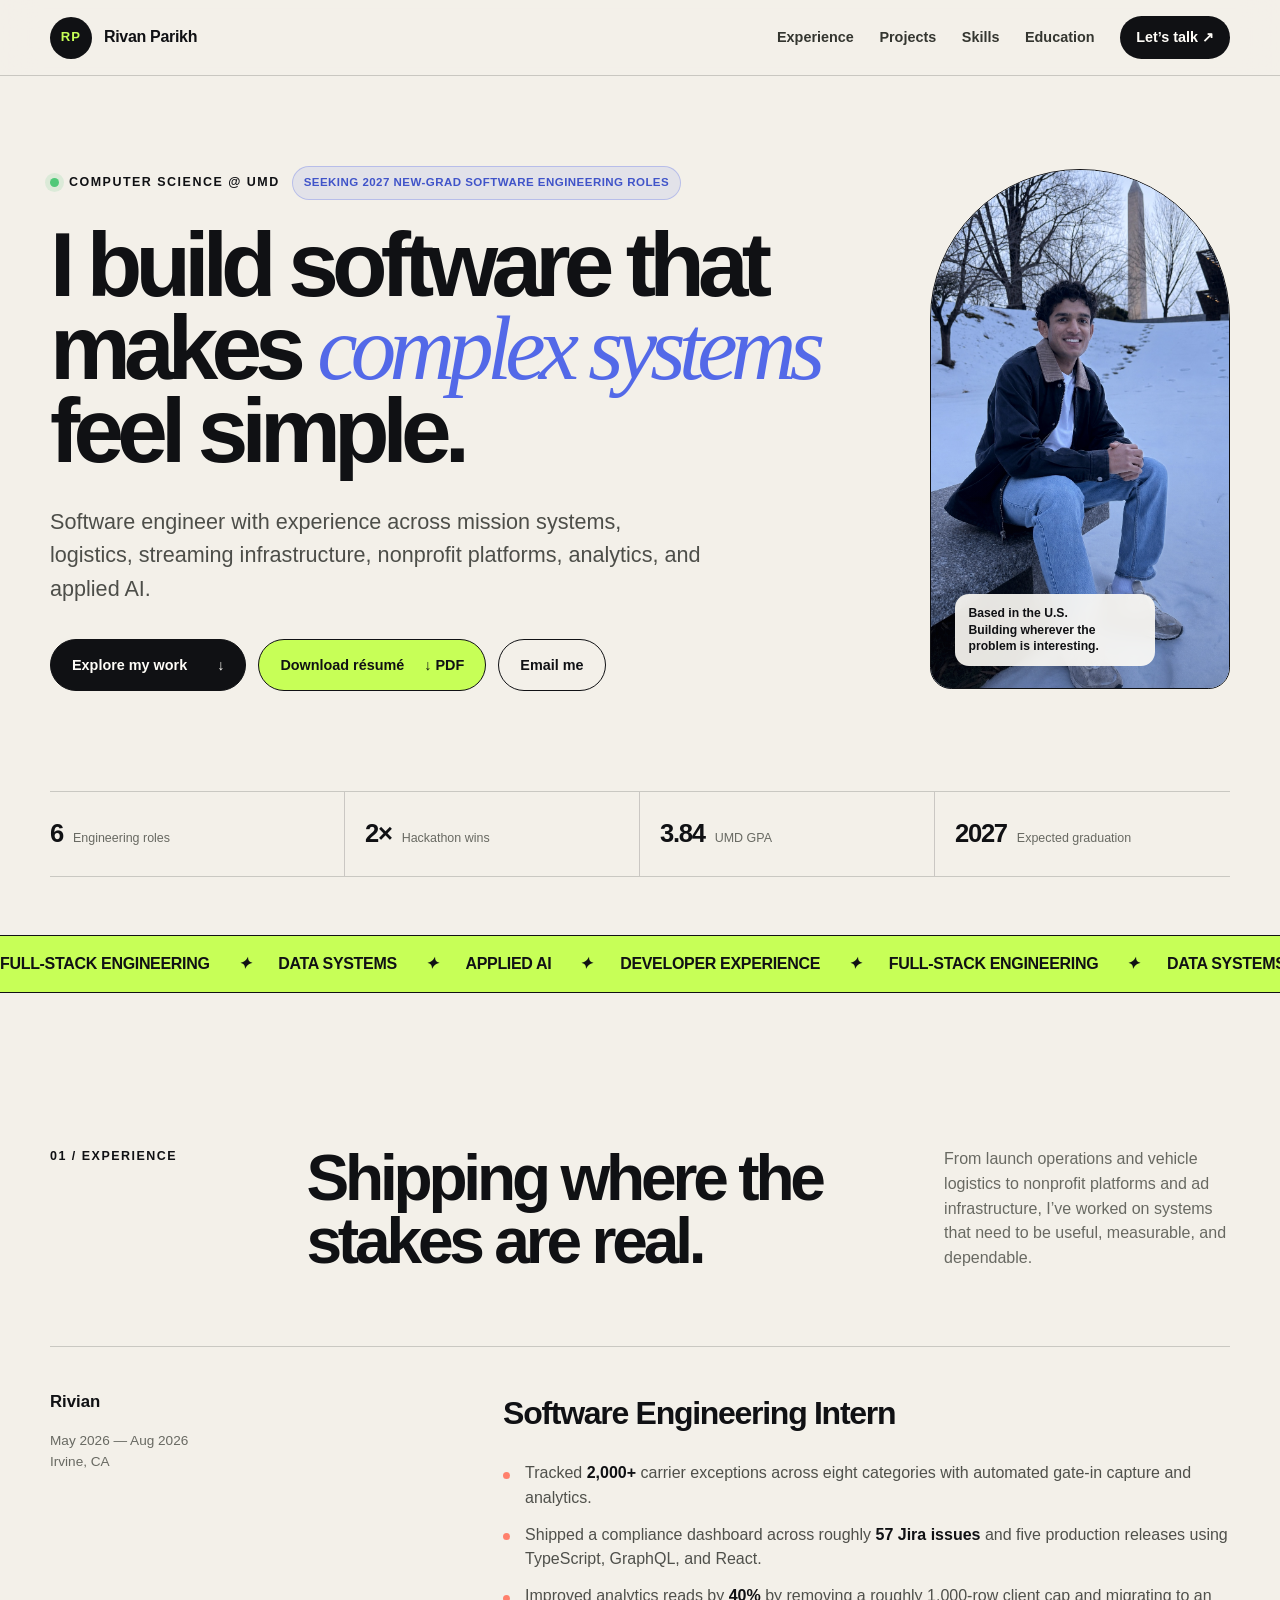
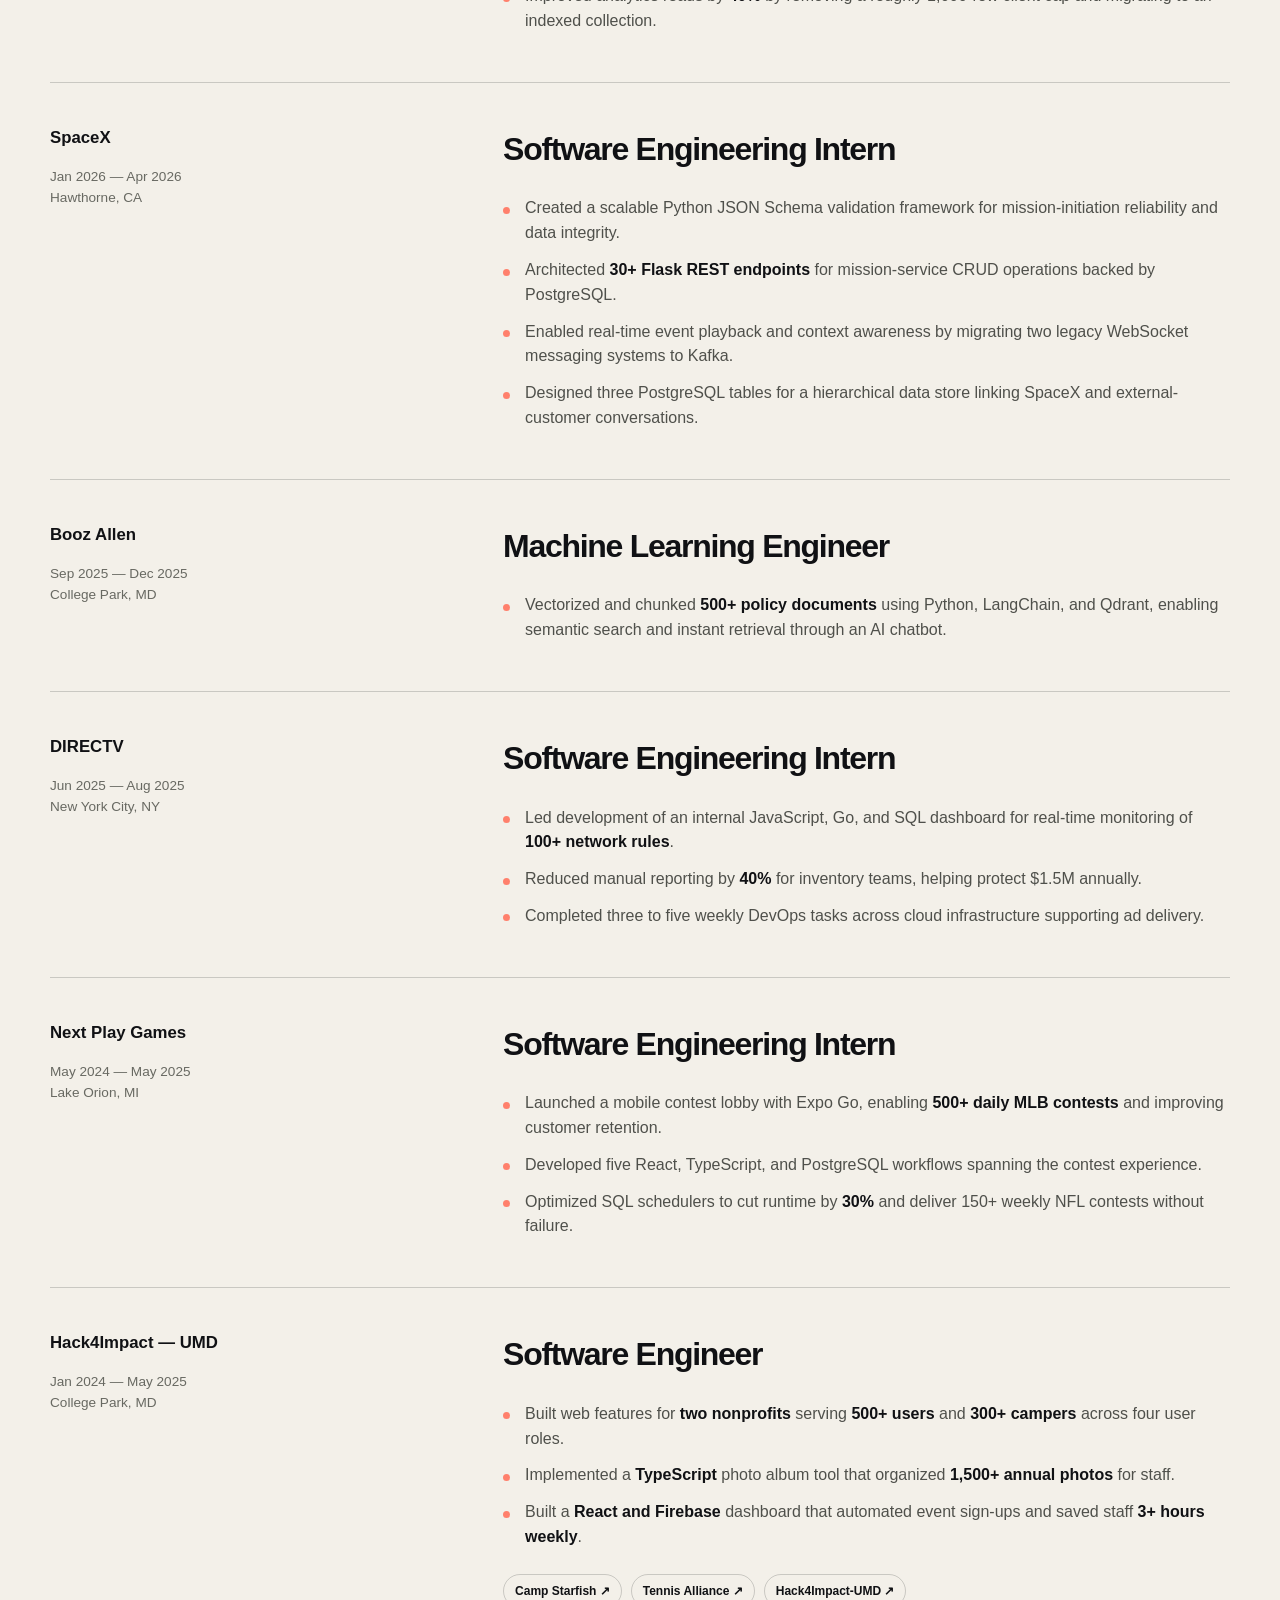
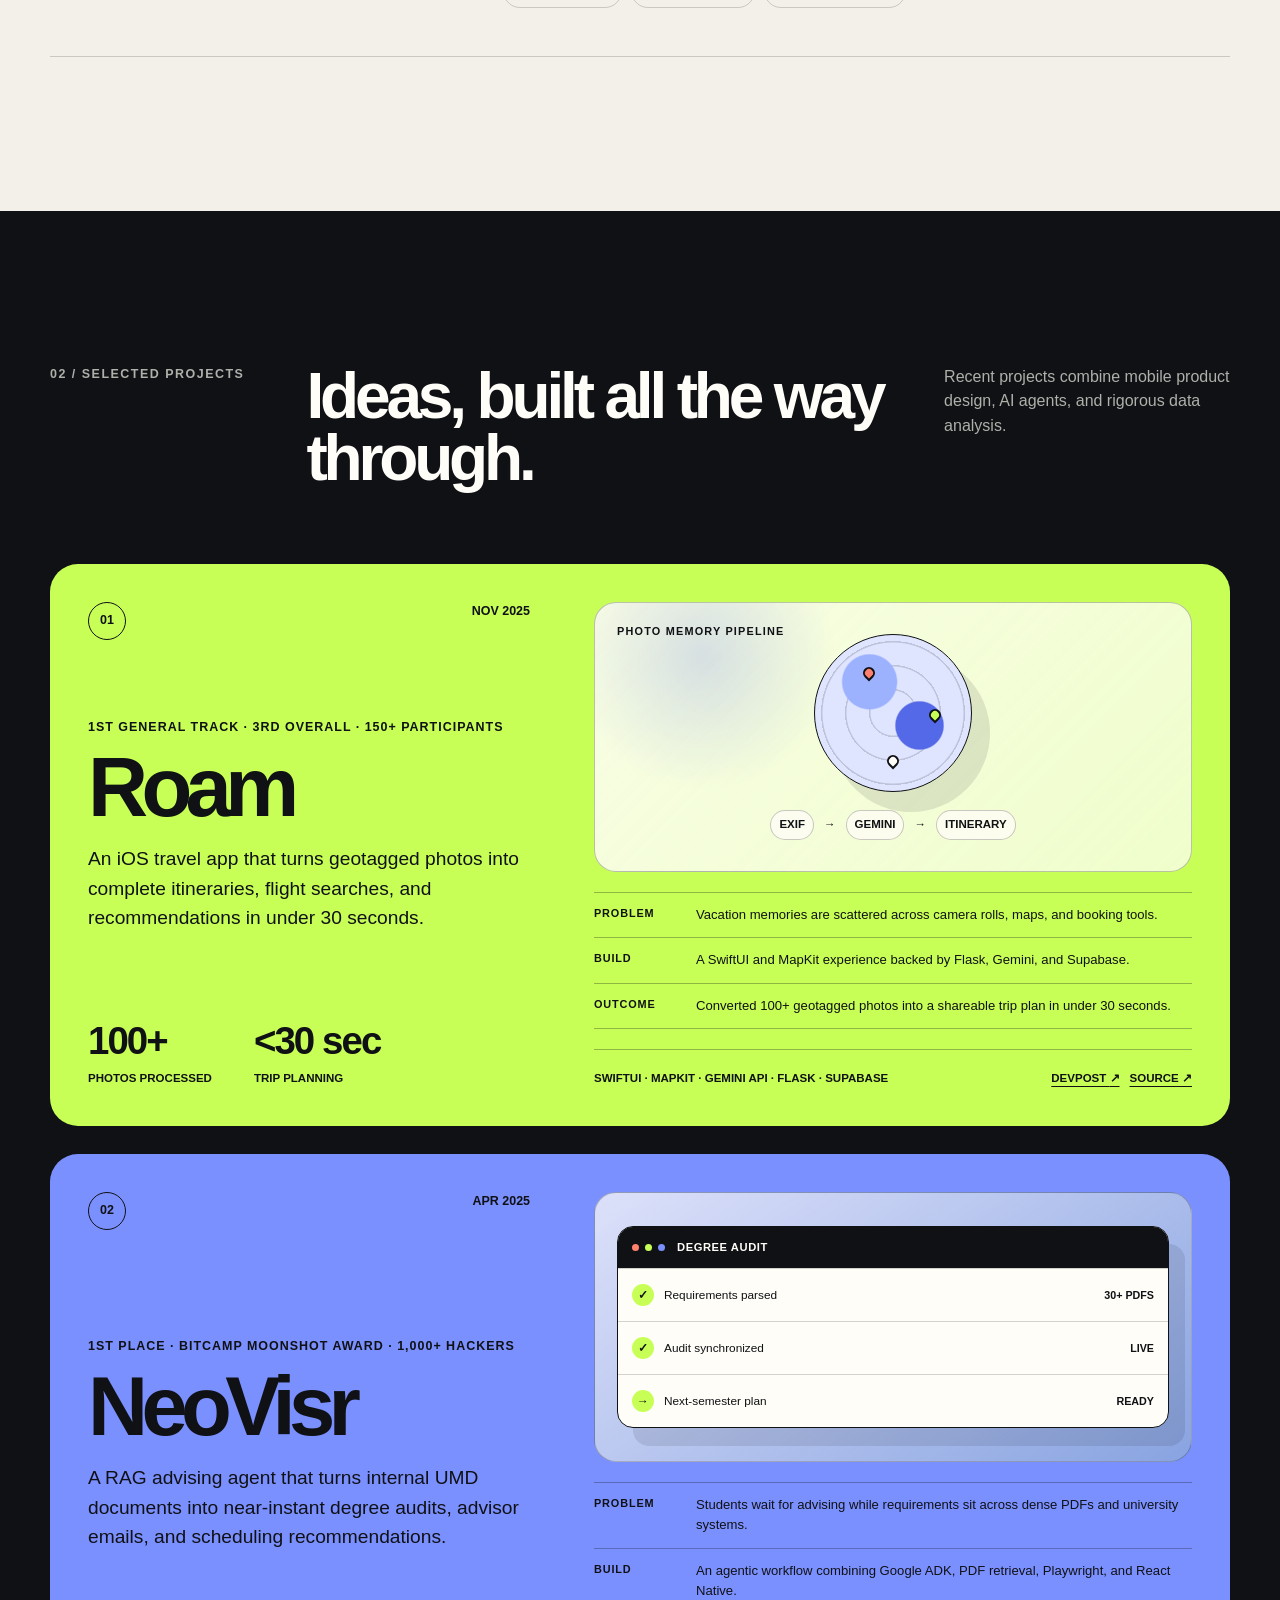
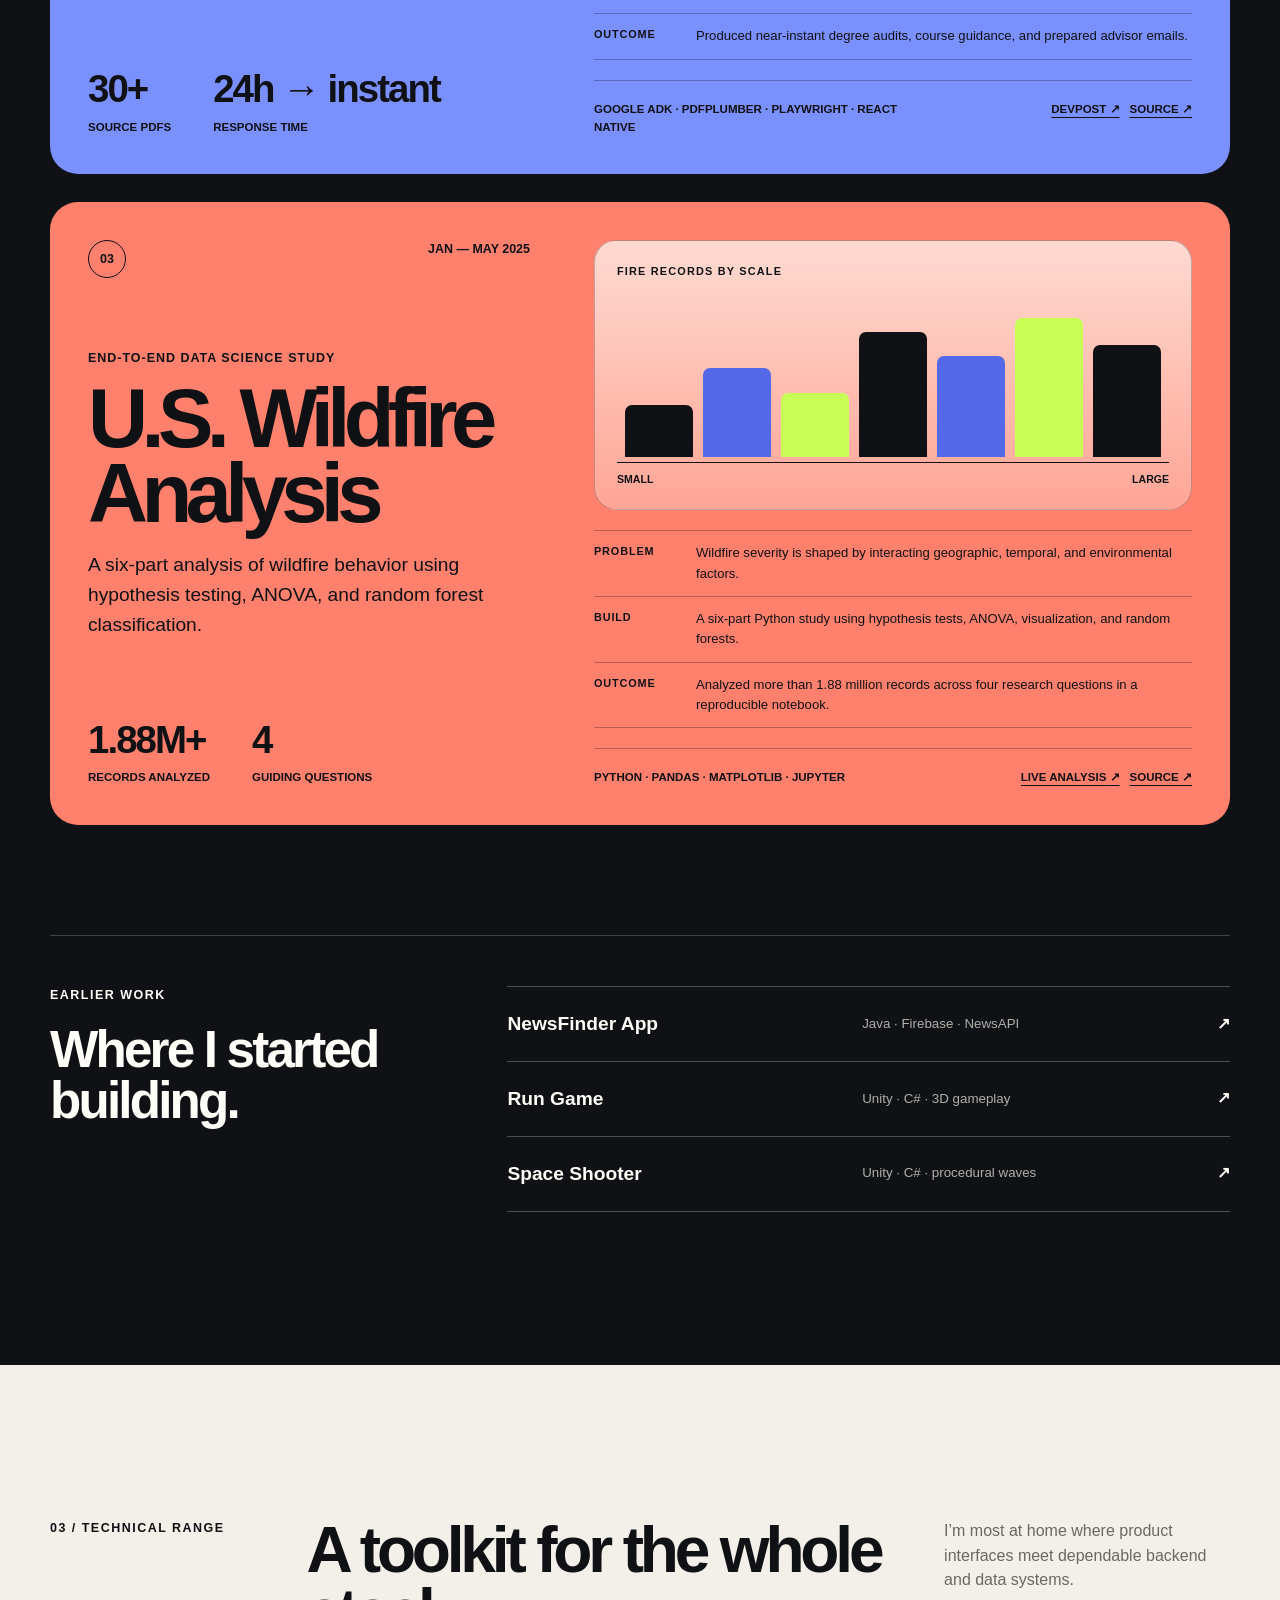
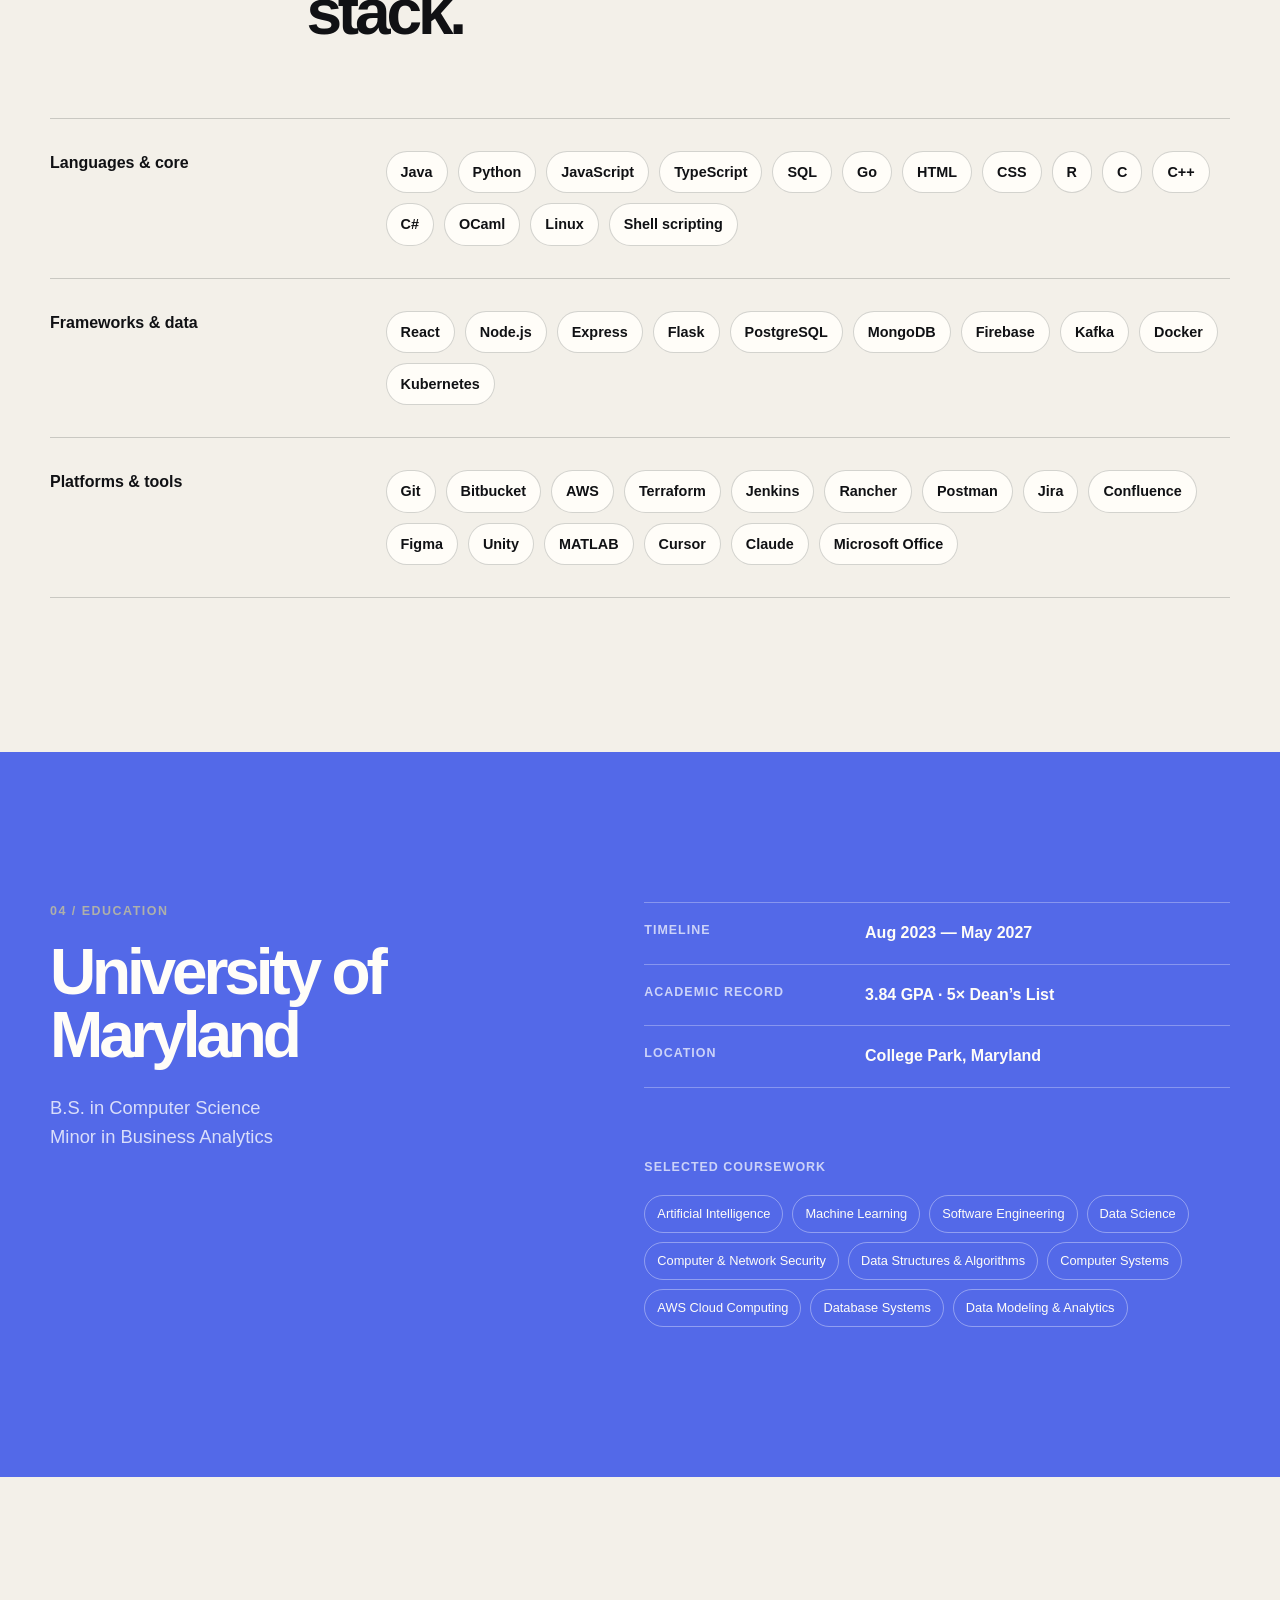
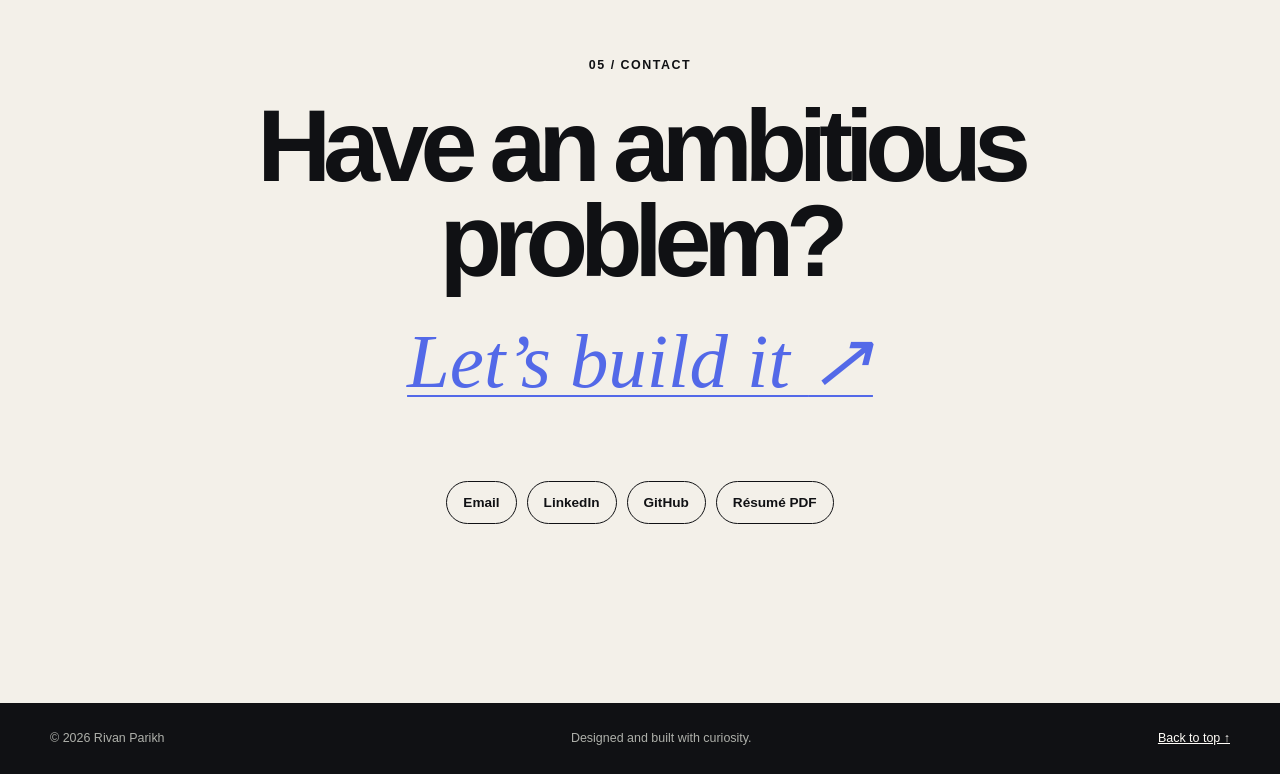
<file: index.html>
<!DOCTYPE html>
<html lang="en">
<head>
    <meta charset="UTF-8">
    <meta name="viewport" content="width=device-width, initial-scale=1.0">
    <meta name="description" content="Rivan Parikh is a software engineer and University of Maryland computer science student building reliable products across mission systems, logistics, applied AI, and data.">
    <meta name="author" content="Rivan Parikh">
    <meta name="robots" content="index, follow">
    <meta name="theme-color" content="#101114">
    <link rel="canonical" href="/">
    <link rel="icon" type="image/png" sizes="64x64" href="images/favicon.png">
    <link rel="apple-touch-icon" href="images/favicon.png">
    <meta property="og:type" content="website">
    <meta property="og:site_name" content="Rivan Parikh">
    <meta property="og:title" content="Rivan Parikh | Software Engineer">
    <meta property="og:description" content="Software engineer building dependable products across mission systems, logistics, applied AI, and data.">
    <meta property="og:image" content="https://raw.githubusercontent.com/rivincity/Personal-Portfolio-Website/main/images/og-card.png">
    <meta property="og:image:width" content="1200">
    <meta property="og:image:height" content="630">
    <meta property="og:image:alt" content="Rivan Parikh, software engineer — building complex systems that feel simple.">
    <meta name="twitter:card" content="summary_large_image">
    <meta name="twitter:title" content="Rivan Parikh | Software Engineer">
    <meta name="twitter:description" content="Software engineer building dependable products across mission systems, logistics, applied AI, and data.">
    <meta name="twitter:image" content="https://raw.githubusercontent.com/rivincity/Personal-Portfolio-Website/main/images/og-card.png">
    <title>Rivan Parikh | Software Engineer</title>
    <link rel="stylesheet" href="style.css?v=portfolio-proof-1">
    <script type="application/ld+json">
    {
        "@context": "https://schema.org",
        "@type": "Person",
        "name": "Rivan Parikh",
        "jobTitle": "Software Engineer",
        "email": "mailto:rivan.parikh@gmail.com",
        "sameAs": [
            "https://github.com/rivincity",
            "https://linkedin.com/in/rivan-parikh"
        ],
        "alumniOf": {
            "@type": "CollegeOrUniversity",
            "name": "University of Maryland"
        },
        "knowsAbout": ["Software Engineering", "Applied AI", "Data Systems", "Full-stack Development"]
    }
    </script>
    <script src="script.js?v=portfolio-proof-1" defer></script>
</head>
<body>
    <a class="skip-link" href="#main-content">Skip to content</a>
    <div class="scroll-progress" aria-hidden="true"></div>

    <header class="site-header">
        <a class="brand" href="#top" aria-label="Rivan Parikh, home">
            <span class="brand-mark">RP</span>
            <span class="brand-name">Rivan Parikh</span>
        </a>
        <button class="menu-toggle" type="button" aria-expanded="false" aria-controls="primary-navigation">
            <span></span><span></span>
            <span class="sr-only">Open navigation</span>
        </button>
        <nav id="primary-navigation" class="primary-navigation" aria-label="Primary navigation">
            <a href="#experience">Experience</a>
            <a href="#projects">Projects</a>
            <a href="#skills">Skills</a>
            <a href="#education">Education</a>
            <a class="nav-cta" href="#contact">Let’s talk <span aria-hidden="true">↗</span></a>
        </nav>
    </header>

    <main id="main-content">
        <section class="hero section-shell" id="top">
            <div class="hero-copy reveal">
                <div class="hero-kickers">
                    <p class="eyebrow"><span class="status-dot"></span> Computer Science @ UMD</p>
                    <p class="availability">Seeking 2027 new-grad software engineering roles</p>
                </div>
                <h1>I build software that makes <em>complex systems</em> feel simple.</h1>
                <p class="hero-summary">Software engineer with experience across mission systems, logistics, streaming infrastructure, nonprofit platforms, analytics, and applied AI.</p>
                <div class="hero-actions">
                    <a class="button button-primary" href="#projects">Explore my work <span aria-hidden="true">↓</span></a>
                    <a class="button button-resume" href="images/Rivan Parikh Resume.pdf" download data-simple-event="resume_download_hero">Download résumé <span aria-hidden="true">↓ PDF</span></a>
                    <a class="button button-secondary" href="mailto:rivan.parikh@gmail.com" data-simple-event="contact_email_hero">Email me</a>
                </div>
            </div>

            <div class="hero-visual reveal">
                <div class="portrait-frame">
                    <div class="portrait-grid" aria-hidden="true"></div>
                    <img src="images/header-portrait.jpg" alt="Rivan Parikh seated in front of the Washington Monument" width="971" height="1619" fetchpriority="high">
                    <p class="portrait-note">Based in the U.S.<br>Building wherever the problem is interesting.</p>
                </div>
            </div>

            <dl class="hero-metrics reveal" aria-label="Career highlights">
                <div><dt>6</dt><dd>Engineering roles</dd></div>
                <div><dt>2×</dt><dd>Hackathon wins</dd></div>
                <div><dt>3.84</dt><dd>UMD GPA</dd></div>
                <div><dt>2027</dt><dd>Expected graduation</dd></div>
            </dl>
        </section>

        <section class="marquee" aria-label="Areas of focus">
            <div class="marquee-track">
                <span>Full-stack engineering</span><i>✦</i><span>Data systems</span><i>✦</i><span>Applied AI</span><i>✦</i><span>Developer experience</span><i>✦</i><span>Full-stack engineering</span><i>✦</i><span>Data systems</span><i>✦</i><span>Applied AI</span><i>✦</i><span>Developer experience</span>
            </div>
        </section>

        <section class="section section-shell" id="experience">
            <div class="section-heading reveal">
                <p class="section-index">01 / Experience</p>
                <h2>Shipping where the stakes are real.</h2>
                <p>From launch operations and vehicle logistics to nonprofit platforms and ad infrastructure, I’ve worked on systems that need to be useful, measurable, and dependable.</p>
            </div>

            <div class="experience-list">
                <article class="experience-item reveal">
                    <div class="experience-meta">
                        <p class="company">Rivian</p>
                        <p>May 2026 — Aug 2026</p>
                        <p>Irvine, CA</p>
                    </div>
                    <div class="experience-content">
                        <h3>Software Engineering Intern</h3>
                        <ul>
                            <li>Tracked <strong>2,000+</strong> carrier exceptions across eight categories with automated gate-in capture and analytics.</li>
                            <li>Shipped a compliance dashboard across roughly <strong>57 Jira issues</strong> and five production releases using TypeScript, GraphQL, and React.</li>
                            <li>Improved analytics reads by <strong>40%</strong> by removing a roughly 1,000-row client cap and migrating to an indexed collection.</li>
                        </ul>
                    </div>
                </article>

                <article class="experience-item reveal">
                    <div class="experience-meta">
                        <p class="company">SpaceX</p>
                        <p>Jan 2026 — Apr 2026</p>
                        <p>Hawthorne, CA</p>
                    </div>
                    <div class="experience-content">
                        <h3>Software Engineering Intern</h3>
                        <ul>
                            <li>Created a scalable Python JSON Schema validation framework for mission-initiation reliability and data integrity.</li>
                            <li>Architected <strong>30+ Flask REST endpoints</strong> for mission-service CRUD operations backed by PostgreSQL.</li>
                            <li>Enabled real-time event playback and context awareness by migrating two legacy WebSocket messaging systems to Kafka.</li>
                            <li>Designed three PostgreSQL tables for a hierarchical data store linking SpaceX and external-customer conversations.</li>
                        </ul>
                    </div>
                </article>

                <article class="experience-item reveal">
                    <div class="experience-meta">
                        <p class="company">Booz Allen</p>
                        <p>Sep 2025 — Dec 2025</p>
                        <p>College Park, MD</p>
                    </div>
                    <div class="experience-content">
                        <h3>Machine Learning Engineer</h3>
                        <ul>
                            <li>Vectorized and chunked <strong>500+ policy documents</strong> using Python, LangChain, and Qdrant, enabling semantic search and instant retrieval through an AI chatbot.</li>
                        </ul>
                    </div>
                </article>

                <article class="experience-item reveal">
                    <div class="experience-meta">
                        <p class="company">DIRECTV</p>
                        <p>Jun 2025 — Aug 2025</p>
                        <p>New York City, NY</p>
                    </div>
                    <div class="experience-content">
                        <h3>Software Engineering Intern</h3>
                        <ul>
                            <li>Led development of an internal JavaScript, Go, and SQL dashboard for real-time monitoring of <strong>100+ network rules</strong>.</li>
                            <li>Reduced manual reporting by <strong>40%</strong> for inventory teams, helping protect $1.5M annually.</li>
                            <li>Completed three to five weekly DevOps tasks across cloud infrastructure supporting ad delivery.</li>
                        </ul>
                    </div>
                </article>

                <article class="experience-item reveal">
                    <div class="experience-meta">
                        <p class="company">Next Play Games</p>
                        <p>May 2024 — May 2025</p>
                        <p>Lake Orion, MI</p>
                    </div>
                    <div class="experience-content">
                        <h3>Software Engineering Intern</h3>
                        <ul>
                            <li>Launched a mobile contest lobby with Expo Go, enabling <strong>500+ daily MLB contests</strong> and improving customer retention.</li>
                            <li>Developed five React, TypeScript, and PostgreSQL workflows spanning the contest experience.</li>
                            <li>Optimized SQL schedulers to cut runtime by <strong>30%</strong> and deliver 150+ weekly NFL contests without failure.</li>
                        </ul>
                    </div>
                </article>

                <article class="experience-item reveal">
                    <div class="experience-meta">
                        <p class="company">Hack4Impact — UMD</p>
                        <p>Jan 2024 — May 2025</p>
                        <p>College Park, MD</p>
                    </div>
                    <div class="experience-content">
                        <h3>Software Engineer</h3>
                        <ul>
                            <li>Built web features for <strong>two nonprofits</strong> serving <strong>500+ users</strong> and <strong>300+ campers</strong> across four user roles.</li>
                            <li>Implemented a <strong>TypeScript</strong> photo album tool that organized <strong>1,500+ annual photos</strong> for staff.</li>
                            <li>Built a <strong>React and Firebase</strong> dashboard that automated event sign-ups and saved staff <strong>3+ hours weekly</strong>.</li>
                        </ul>
                        <div class="experience-links" aria-label="Hack4Impact project partners">
                            <a href="https://campstarfish.org/" target="_blank" rel="noreferrer" data-simple-event="hack4impact_camp_starfish">Camp Starfish <span aria-hidden="true">↗</span></a>
                            <a href="https://tennisallianceaac.org/" target="_blank" rel="noreferrer" data-simple-event="hack4impact_tennis_alliance">Tennis Alliance <span aria-hidden="true">↗</span></a>
                            <a href="https://umd.hack4impact.org/" target="_blank" rel="noreferrer" data-simple-event="hack4impact_umd">Hack4Impact-UMD <span aria-hidden="true">↗</span></a>
                        </div>
                    </div>
                </article>
            </div>
        </section>

        <section class="section section-dark" id="projects">
            <div class="section-shell">
                <div class="section-heading section-heading-light reveal">
                    <p class="section-index">02 / Selected projects</p>
                    <h2>Ideas, built all the way through.</h2>
                    <p>Recent projects combine mobile product design, AI agents, and rigorous data analysis.</p>
                </div>

                <div class="featured-projects">
                    <article class="project-card project-card-lime reveal" id="project-roam">
                        <div class="project-summary">
                            <div class="project-topline">
                                <span class="project-number">01</span>
                                <span>Nov 2025</span>
                            </div>
                            <div class="project-intro">
                                <p class="award">1st General Track · 3rd overall · 150+ participants</p>
                                <h3>Roam</h3>
                                <p>An iOS travel app that turns geotagged photos into complete itineraries, flight searches, and recommendations in under 30 seconds.</p>
                            </div>
                            <ul class="project-stats">
                                <li><strong>100+</strong><span>photos processed</span></li>
                                <li><strong>&lt;30 sec</strong><span>trip planning</span></li>
                            </ul>
                        </div>
                        <div class="project-case-study">
                            <div class="project-visual project-visual-roam" aria-hidden="true">
                                <p>Photo memory pipeline</p>
                                <div class="roam-globe">
                                    <span class="map-pin map-pin-one"></span>
                                    <span class="map-pin map-pin-two"></span>
                                    <span class="map-pin map-pin-three"></span>
                                </div>
                                <div class="workflow-line"><span>EXIF</span><b>→</b><span>Gemini</span><b>→</b><span>Itinerary</span></div>
                            </div>
                            <dl class="project-details">
                                <div><dt>Problem</dt><dd>Vacation memories are scattered across camera rolls, maps, and booking tools.</dd></div>
                                <div><dt>Build</dt><dd>A SwiftUI and MapKit experience backed by Flask, Gemini, and Supabase.</dd></div>
                                <div><dt>Outcome</dt><dd>Converted 100+ geotagged photos into a shareable trip plan in under 30 seconds.</dd></div>
                            </dl>
                            <div class="project-footer">
                                <p>SwiftUI · MapKit · Gemini API · Flask · Supabase</p>
                                <div class="project-links">
                                    <a href="https://devpost.com/software/roam-nox7mh" target="_blank" rel="noreferrer" data-simple-event="roam_devpost">Devpost <span aria-hidden="true">↗</span></a>
                                    <a href="https://github.com/rivincity/gemini-hack-night-25" target="_blank" rel="noreferrer" data-simple-event="roam_source">Source <span aria-hidden="true">↗</span></a>
                                </div>
                            </div>
                        </div>
                    </article>

                    <article class="project-card project-card-blue reveal" id="project-neovisr">
                        <div class="project-summary">
                            <div class="project-topline">
                                <span class="project-number">02</span>
                                <span>Apr 2025</span>
                            </div>
                            <div class="project-intro">
                                <p class="award">1st place · Bitcamp Moonshot Award · 1,000+ hackers</p>
                                <h3>NeoVisr</h3>
                                <p>A RAG advising agent that turns internal UMD documents into near-instant degree audits, advisor emails, and scheduling recommendations.</p>
                            </div>
                            <ul class="project-stats">
                                <li><strong>30+</strong><span>source PDFs</span></li>
                                <li><strong>24h → instant</strong><span>response time</span></li>
                            </ul>
                        </div>
                        <div class="project-case-study">
                            <div class="project-visual project-visual-neovisr" aria-hidden="true">
                                <div class="advisor-window">
                                    <div class="window-top"><span></span><span></span><span></span><b>Degree audit</b></div>
                                    <div class="audit-row"><i>✓</i><span>Requirements parsed</span><strong>30+ PDFs</strong></div>
                                    <div class="audit-row"><i>✓</i><span>Audit synchronized</span><strong>Live</strong></div>
                                    <div class="audit-row"><i>→</i><span>Next-semester plan</span><strong>Ready</strong></div>
                                </div>
                            </div>
                            <dl class="project-details">
                                <div><dt>Problem</dt><dd>Students wait for advising while requirements sit across dense PDFs and university systems.</dd></div>
                                <div><dt>Build</dt><dd>An agentic workflow combining Google ADK, PDF retrieval, Playwright, and React Native.</dd></div>
                                <div><dt>Outcome</dt><dd>Produced near-instant degree audits, course guidance, and prepared advisor emails.</dd></div>
                            </dl>
                            <div class="project-footer">
                                <p>Google ADK · pdfplumber · Playwright · React Native</p>
                                <div class="project-links">
                                    <a href="https://devpost.com/software/adviseai" target="_blank" rel="noreferrer" data-simple-event="neovisr_devpost">Devpost <span aria-hidden="true">↗</span></a>
                                    <a href="https://github.com/samikwangneo/bitcamp2025" target="_blank" rel="noreferrer" data-simple-event="neovisr_source">Source <span aria-hidden="true">↗</span></a>
                                </div>
                            </div>
                        </div>
                    </article>

                    <article class="project-card project-card-coral reveal" id="project-wildfire">
                        <div class="project-summary">
                            <div class="project-topline">
                                <span class="project-number">03</span>
                                <span>Jan — May 2025</span>
                            </div>
                            <div class="project-intro">
                                <p class="award">End-to-end data science study</p>
                                <h3>U.S. Wildfire Analysis</h3>
                                <p>A six-part analysis of wildfire behavior using hypothesis testing, ANOVA, and random forest classification.</p>
                            </div>
                            <ul class="project-stats">
                                <li><strong>1.88M+</strong><span>records analyzed</span></li>
                                <li><strong>4</strong><span>guiding questions</span></li>
                            </ul>
                        </div>
                        <div class="project-case-study">
                            <div class="project-visual project-visual-wildfire" aria-hidden="true">
                                <p>Fire records by scale</p>
                                <div class="wildfire-bars">
                                    <span style="--bar: 34%"></span><span style="--bar: 58%"></span><span style="--bar: 42%"></span><span style="--bar: 82%"></span><span style="--bar: 66%"></span><span style="--bar: 91%"></span><span style="--bar: 73%"></span>
                                </div>
                                <div class="chart-axis"><span>Small</span><span>Large</span></div>
                            </div>
                            <dl class="project-details">
                                <div><dt>Problem</dt><dd>Wildfire severity is shaped by interacting geographic, temporal, and environmental factors.</dd></div>
                                <div><dt>Build</dt><dd>A six-part Python study using hypothesis tests, ANOVA, visualization, and random forests.</dd></div>
                                <div><dt>Outcome</dt><dd>Analyzed more than 1.88 million records across four research questions in a reproducible notebook.</dd></div>
                            </dl>
                            <div class="project-footer">
                                <p>Python · Pandas · Matplotlib · Jupyter</p>
                                <div class="project-links">
                                    <a href="https://rivincity.github.io/" target="_blank" rel="noreferrer" data-simple-event="wildfire_live_analysis">Live analysis <span aria-hidden="true">↗</span></a>
                                    <a href="https://github.com/rivincity/rivincity.github.io" target="_blank" rel="noreferrer" data-simple-event="wildfire_source">Source <span aria-hidden="true">↗</span></a>
                                </div>
                            </div>
                        </div>
                    </article>
                </div>

                <div class="project-archive reveal">
                    <div class="archive-intro">
                        <p class="section-index">Earlier work</p>
                        <h3>Where I started building.</h3>
                    </div>
                    <div class="archive-list">
                        <a href="https://github.com/rivincity/News-Finder-App" target="_blank" rel="noreferrer" data-simple-event="archive_newsfinder_source">
                            <span>NewsFinder App</span><small>Java · Firebase · NewsAPI</small><b aria-hidden="true">↗</b>
                        </a>
                        <a href="https://github.com/rivincity/Run-Game" target="_blank" rel="noreferrer" data-simple-event="archive_run_game_source">
                            <span>Run Game</span><small>Unity · C# · 3D gameplay</small><b aria-hidden="true">↗</b>
                        </a>
                        <a href="https://github.com/rivincity/Space-Shooter-Game" target="_blank" rel="noreferrer" data-simple-event="archive_space_shooter_source">
                            <span>Space Shooter</span><small>Unity · C# · procedural waves</small><b aria-hidden="true">↗</b>
                        </a>
                    </div>
                </div>
            </div>
        </section>

        <section class="section section-shell" id="skills">
            <div class="section-heading reveal">
                <p class="section-index">03 / Technical range</p>
                <h2>A toolkit for the whole stack.</h2>
                <p>I’m most at home where product interfaces meet dependable backend and data systems.</p>
            </div>

            <div class="skill-groups">
                <article class="skill-group reveal">
                    <p class="skill-label">Languages & core</p>
                    <div class="skill-list">
                        <span>Java</span><span>Python</span><span>JavaScript</span><span>TypeScript</span><span>SQL</span><span>Go</span><span>HTML</span><span>CSS</span><span>R</span><span>C</span><span>C++</span><span>C#</span><span>OCaml</span><span>Linux</span><span>Shell scripting</span>
                    </div>
                </article>
                <article class="skill-group reveal">
                    <p class="skill-label">Frameworks & data</p>
                    <div class="skill-list">
                        <span>React</span><span>Node.js</span><span>Express</span><span>Flask</span><span>PostgreSQL</span><span>MongoDB</span><span>Firebase</span><span>Kafka</span><span>Docker</span><span>Kubernetes</span>
                    </div>
                </article>
                <article class="skill-group reveal">
                    <p class="skill-label">Platforms & tools</p>
                    <div class="skill-list">
                        <span>Git</span><span>Bitbucket</span><span>AWS</span><span>Terraform</span><span>Jenkins</span><span>Rancher</span><span>Postman</span><span>Jira</span><span>Confluence</span><span>Figma</span><span>Unity</span><span>MATLAB</span><span>Cursor</span><span>Claude</span><span>Microsoft Office</span>
                    </div>
                </article>
            </div>
        </section>

        <section class="section education-section" id="education">
            <div class="section-shell education-layout">
                <div class="section-heading section-heading-light reveal">
                    <p class="section-index">04 / Education</p>
                    <h2>University of Maryland</h2>
                    <p>B.S. in Computer Science<br>Minor in Business Analytics</p>
                </div>
                <div class="education-details reveal">
                    <div class="education-facts">
                        <p><span>Timeline</span>Aug 2023 — May 2027</p>
                        <p><span>Academic record</span>3.84 GPA · 5× Dean’s List</p>
                        <p><span>Location</span>College Park, Maryland</p>
                    </div>
                    <div class="coursework">
                        <p>Selected coursework</p>
                        <ul>
                            <li>Artificial Intelligence</li><li>Machine Learning</li><li>Software Engineering</li><li>Data Science</li><li>Computer & Network Security</li><li>Data Structures & Algorithms</li><li>Computer Systems</li><li>AWS Cloud Computing</li><li>Database Systems</li><li>Data Modeling & Analytics</li>
                        </ul>
                    </div>
                </div>
            </div>
        </section>

        <section class="contact section-shell" id="contact">
            <div class="contact-inner reveal">
                <p class="section-index">05 / Contact</p>
                <h2>Have an ambitious problem?</h2>
                <a class="contact-email" href="mailto:rivan.parikh@gmail.com" data-simple-event="contact_email_primary">Let’s build it <span aria-hidden="true">↗</span></a>
                <div class="contact-links">
                    <a href="mailto:rivan.parikh@gmail.com" data-simple-event="contact_email_footer">Email</a>
                    <a href="https://linkedin.com/in/rivan-parikh" target="_blank" rel="noreferrer" data-simple-event="contact_linkedin">LinkedIn</a>
                    <a href="https://github.com/rivincity" target="_blank" rel="noreferrer" data-simple-event="contact_github">GitHub</a>
                    <a href="images/Rivan Parikh Resume.pdf" target="_blank" data-simple-event="resume_open_contact">Résumé PDF</a>
                </div>
            </div>
        </section>
    </main>

    <footer class="site-footer">
        <p>© <span id="current-year">2026</span> Rivan Parikh</p>
        <p>Designed and built with curiosity.</p>
        <a href="#top">Back to top ↑</a>
    </footer>
    <script async src="https://scripts.simpleanalyticscdn.com/latest.js"></script>
    <script async src="https://scripts.simpleanalyticscdn.com/inline-events.js"></script>
</body>
</html>
</file>
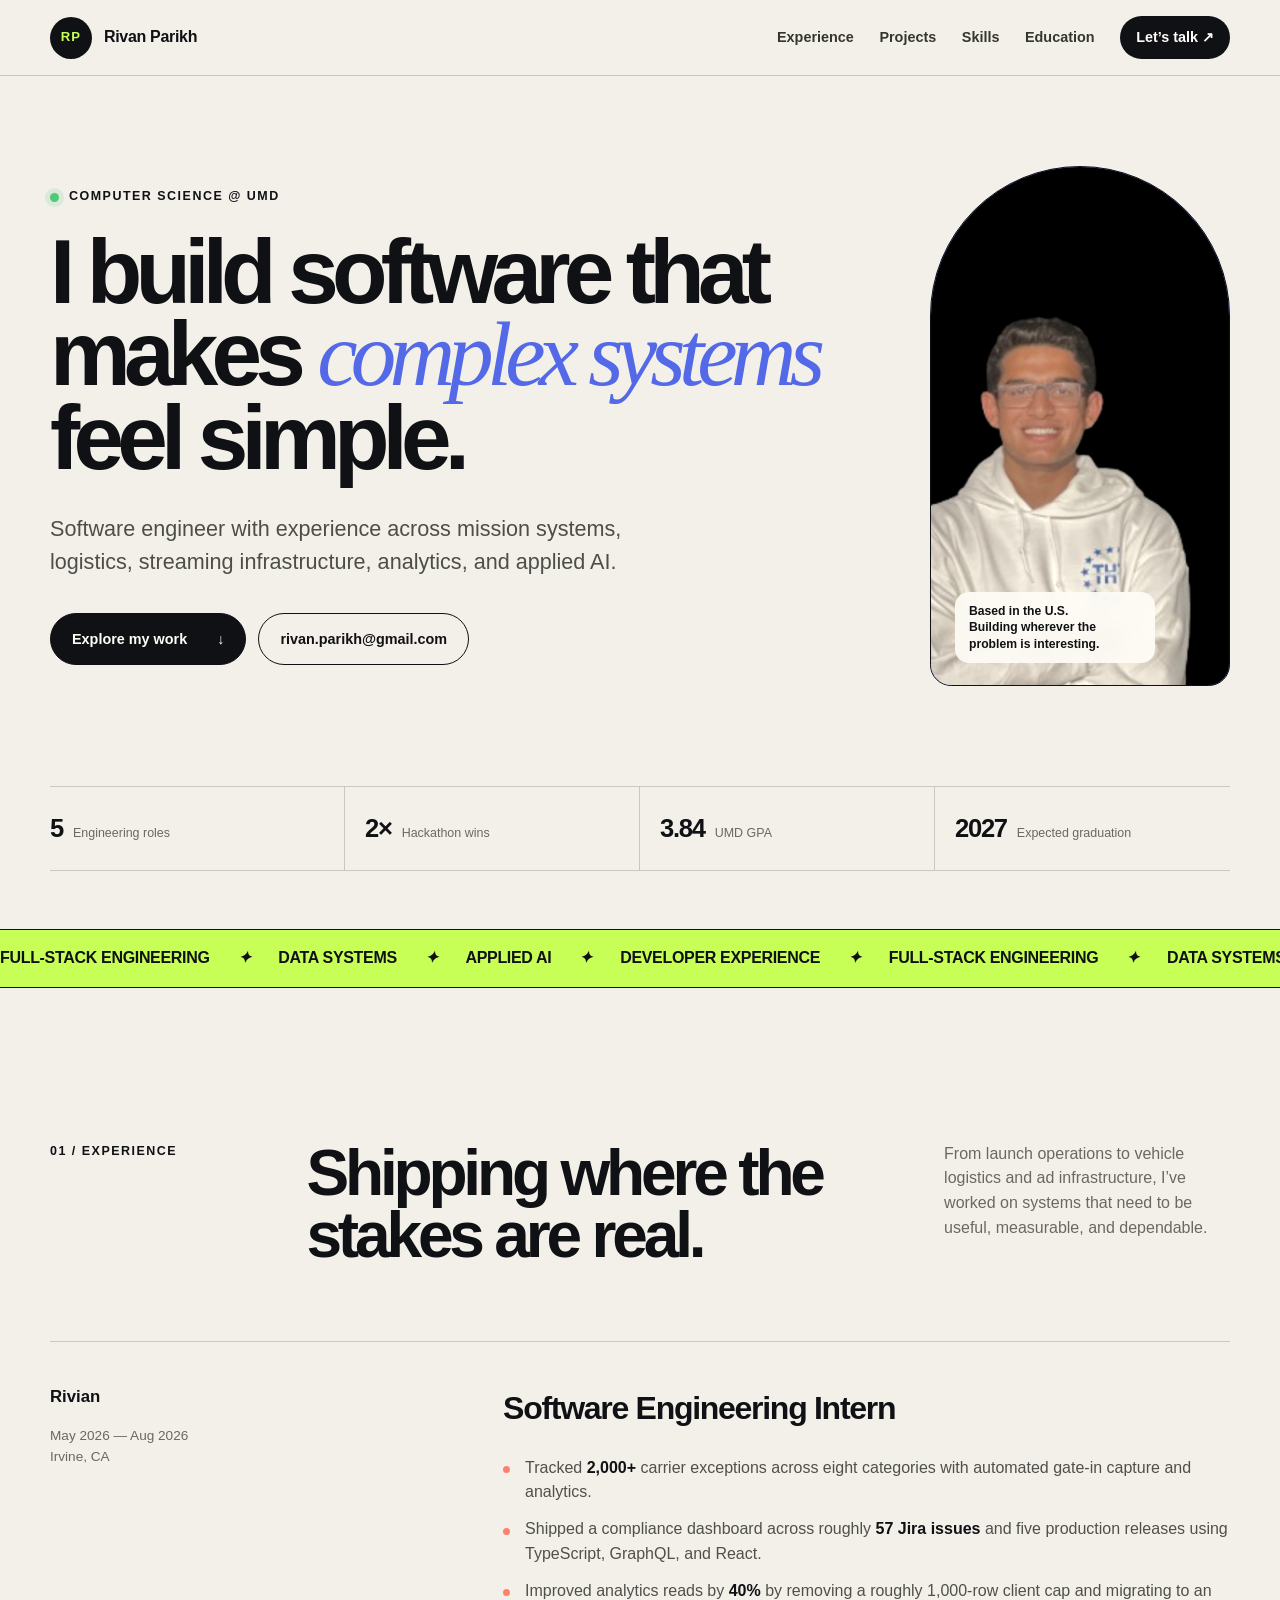
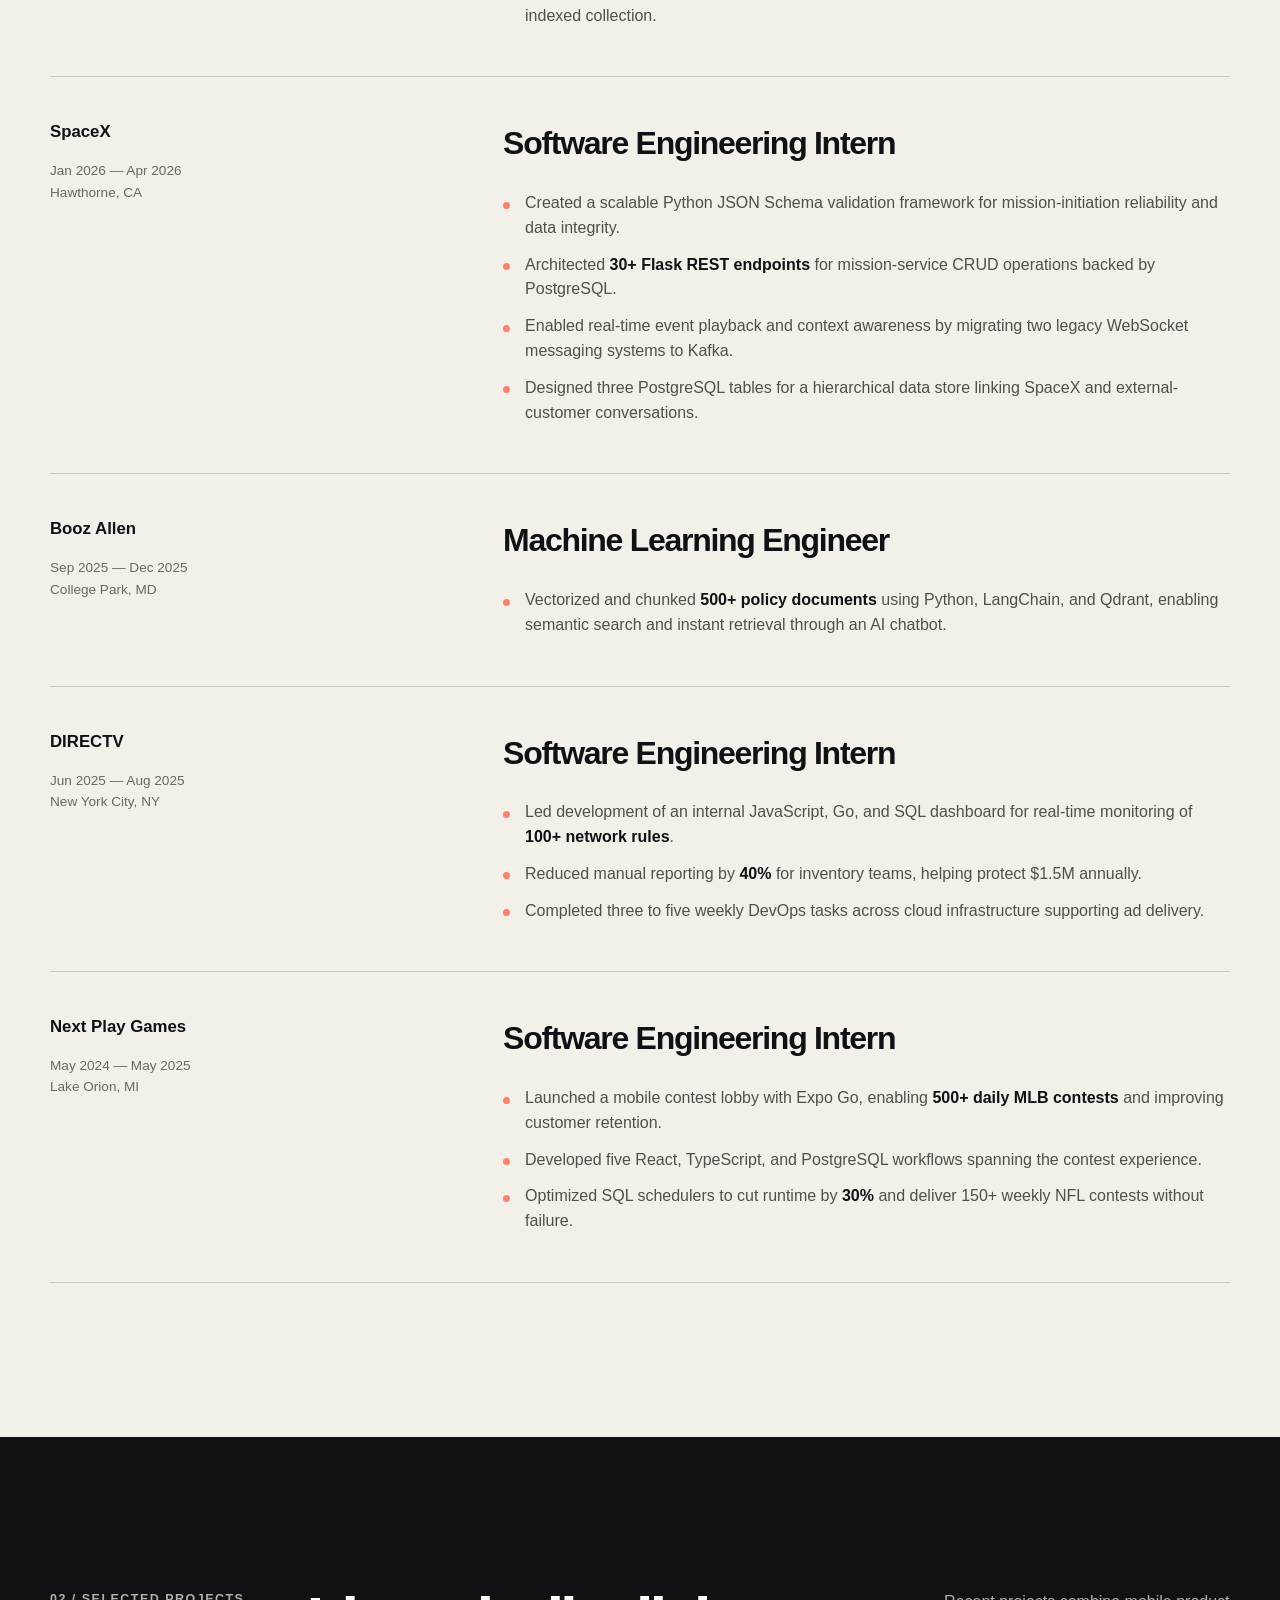
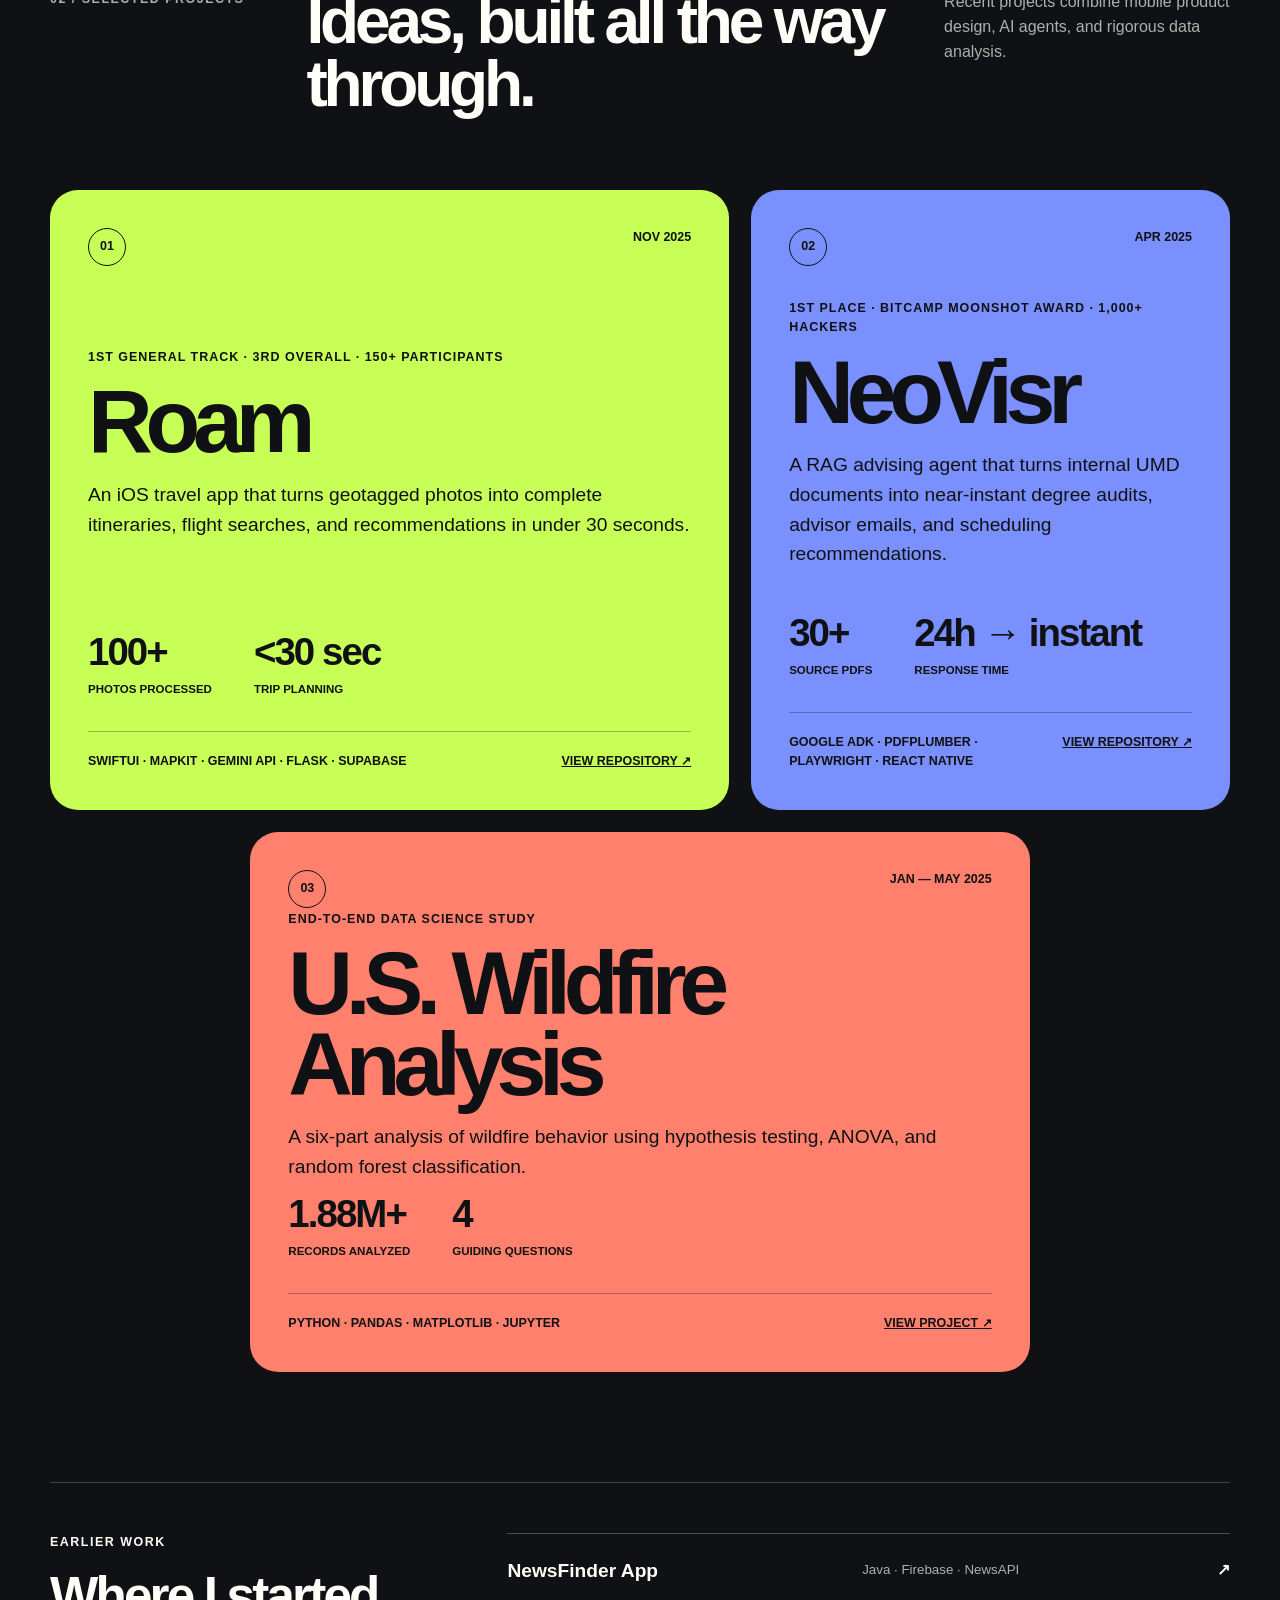
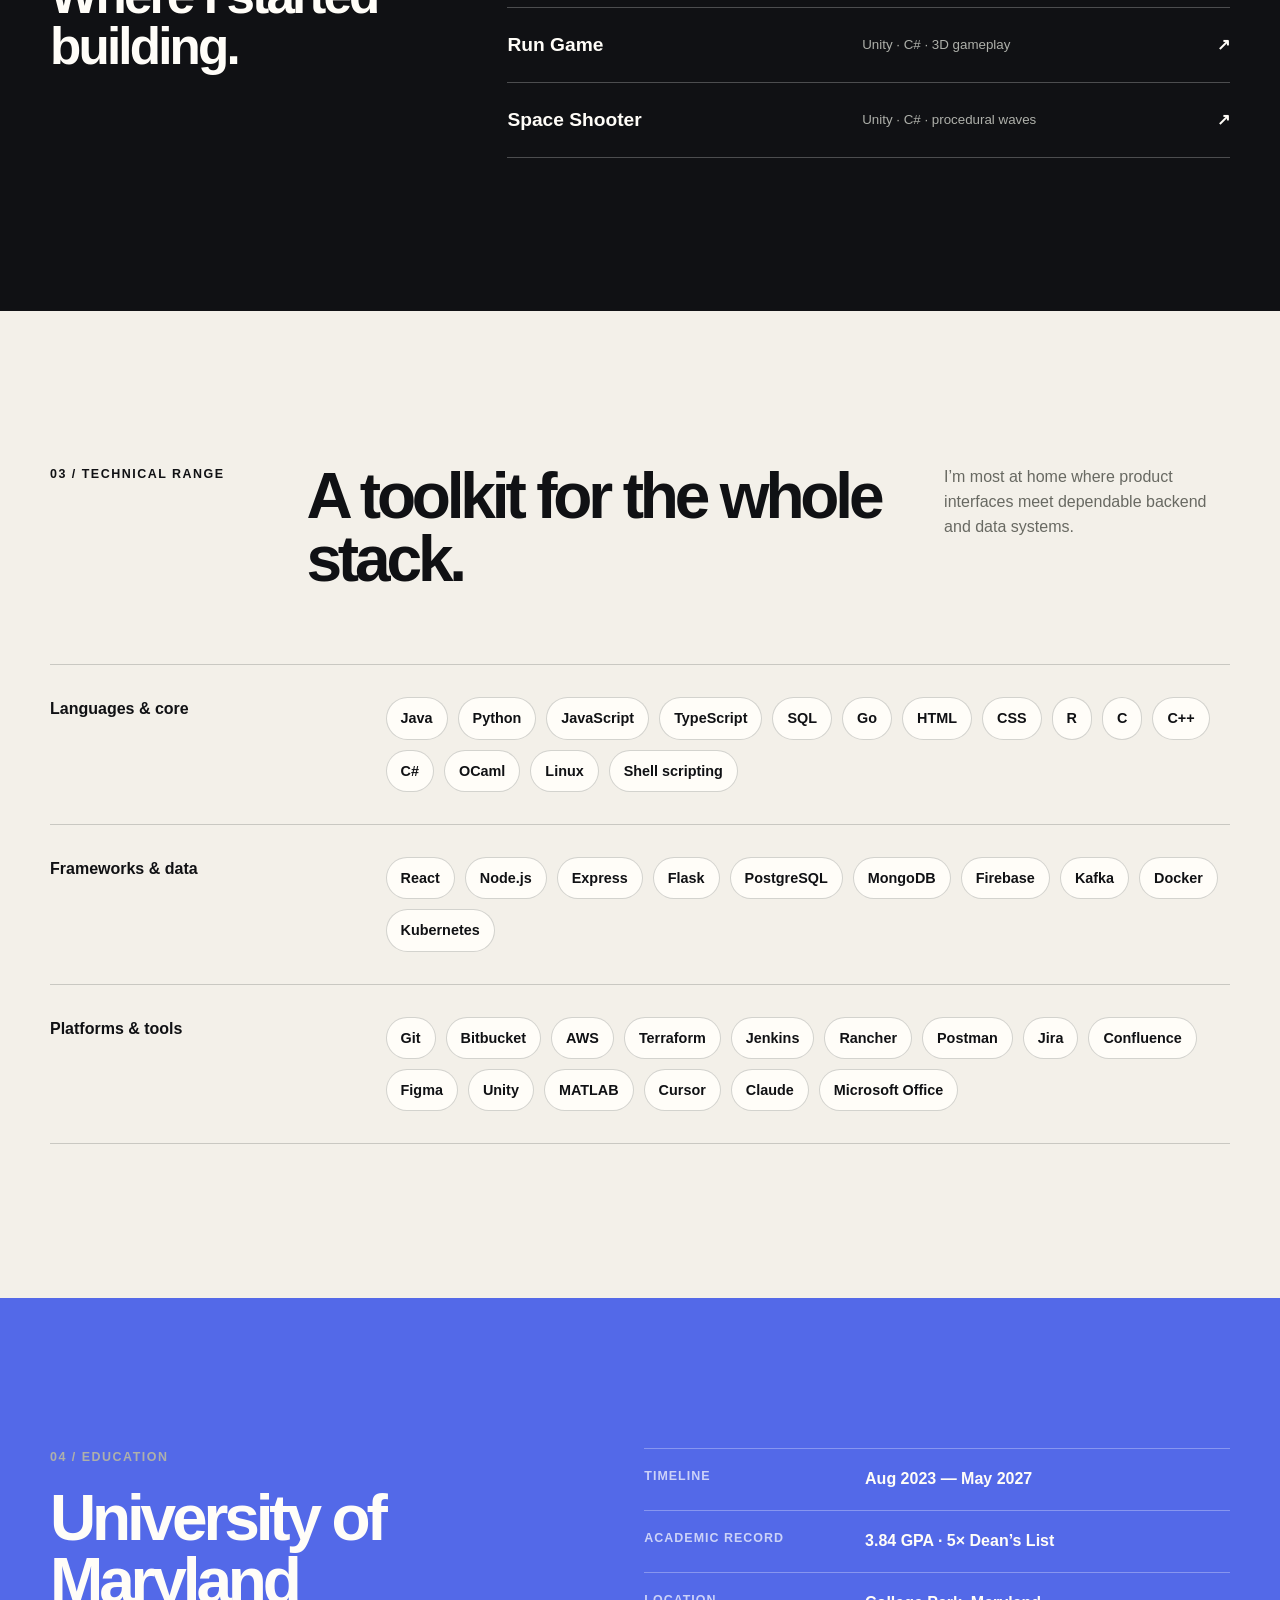
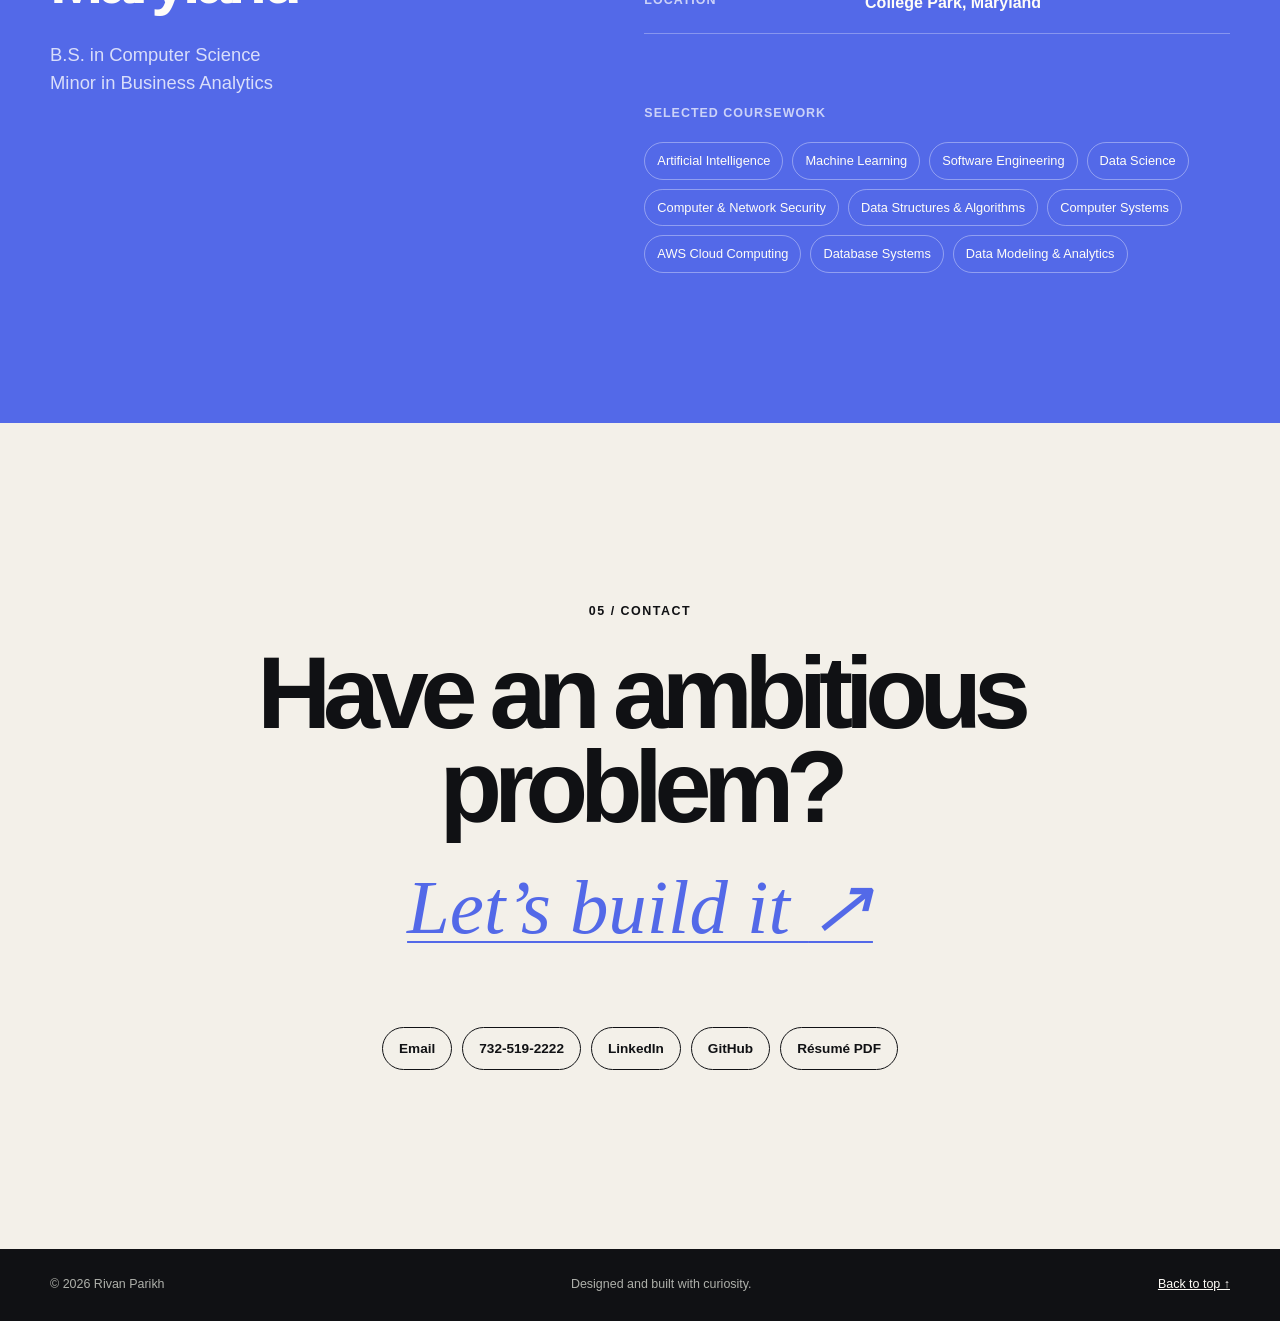
<file: personal portfolio/index.html>
<!DOCTYPE html>
<html lang="en">
<head>
    <meta charset="UTF-8">
    <meta name="viewport" content="width=device-width, initial-scale=1.0">
    <meta name="description" content="Rivan Parikh is a software engineer and University of Maryland computer science student building reliable, data-rich products.">
    <meta name="theme-color" content="#101114">
    <title>Rivan Parikh | Software Engineer</title>
    <link rel="stylesheet" href="style.css?v=resume-redesign-1">
    <script src="script.js?v=resume-redesign-1" defer></script>
</head>
<body>
    <a class="skip-link" href="#main-content">Skip to content</a>
    <div class="scroll-progress" aria-hidden="true"></div>

    <header class="site-header">
        <a class="brand" href="#top" aria-label="Rivan Parikh, home">
            <span class="brand-mark">RP</span>
            <span class="brand-name">Rivan Parikh</span>
        </a>
        <button class="menu-toggle" type="button" aria-expanded="false" aria-controls="primary-navigation">
            <span></span><span></span>
            <span class="sr-only">Open navigation</span>
        </button>
        <nav id="primary-navigation" class="primary-navigation" aria-label="Primary navigation">
            <a href="#experience">Experience</a>
            <a href="#projects">Projects</a>
            <a href="#skills">Skills</a>
            <a href="#education">Education</a>
            <a class="nav-cta" href="#contact">Let’s talk <span aria-hidden="true">↗</span></a>
        </nav>
    </header>

    <main id="main-content">
        <section class="hero section-shell" id="top">
            <div class="hero-copy reveal">
                <p class="eyebrow"><span class="status-dot"></span> Computer Science @ UMD</p>
                <h1>I build software that makes <em>complex systems</em> feel simple.</h1>
                <p class="hero-summary">Software engineer with experience across mission systems, logistics, streaming infrastructure, analytics, and applied AI.</p>
                <div class="hero-actions">
                    <a class="button button-primary" href="#projects">Explore my work <span aria-hidden="true">↓</span></a>
                    <a class="button button-secondary" href="mailto:rivan.parikh@gmail.com">rivan.parikh@gmail.com</a>
                </div>
            </div>

            <div class="hero-visual reveal">
                <div class="portrait-frame">
                    <div class="portrait-grid" aria-hidden="true"></div>
                    <img src="images/user.png" alt="Portrait of Rivan Parikh">
                    <p class="portrait-note">Based in the U.S.<br>Building wherever the problem is interesting.</p>
                </div>
            </div>

            <dl class="hero-metrics reveal" aria-label="Career highlights">
                <div><dt>5</dt><dd>Engineering roles</dd></div>
                <div><dt>2×</dt><dd>Hackathon wins</dd></div>
                <div><dt>3.84</dt><dd>UMD GPA</dd></div>
                <div><dt>2027</dt><dd>Expected graduation</dd></div>
            </dl>
        </section>

        <section class="marquee" aria-label="Areas of focus">
            <div class="marquee-track">
                <span>Full-stack engineering</span><i>✦</i><span>Data systems</span><i>✦</i><span>Applied AI</span><i>✦</i><span>Developer experience</span><i>✦</i><span>Full-stack engineering</span><i>✦</i><span>Data systems</span><i>✦</i><span>Applied AI</span><i>✦</i><span>Developer experience</span>
            </div>
        </section>

        <section class="section section-shell" id="experience">
            <div class="section-heading reveal">
                <p class="section-index">01 / Experience</p>
                <h2>Shipping where the stakes are real.</h2>
                <p>From launch operations to vehicle logistics and ad infrastructure, I’ve worked on systems that need to be useful, measurable, and dependable.</p>
            </div>

            <div class="experience-list">
                <article class="experience-item reveal">
                    <div class="experience-meta">
                        <p class="company">Rivian</p>
                        <p>May 2026 — Aug 2026</p>
                        <p>Irvine, CA</p>
                    </div>
                    <div class="experience-content">
                        <h3>Software Engineering Intern</h3>
                        <ul>
                            <li>Tracked <strong>2,000+</strong> carrier exceptions across eight categories with automated gate-in capture and analytics.</li>
                            <li>Shipped a compliance dashboard across roughly <strong>57 Jira issues</strong> and five production releases using TypeScript, GraphQL, and React.</li>
                            <li>Improved analytics reads by <strong>40%</strong> by removing a roughly 1,000-row client cap and migrating to an indexed collection.</li>
                        </ul>
                    </div>
                </article>

                <article class="experience-item reveal">
                    <div class="experience-meta">
                        <p class="company">SpaceX</p>
                        <p>Jan 2026 — Apr 2026</p>
                        <p>Hawthorne, CA</p>
                    </div>
                    <div class="experience-content">
                        <h3>Software Engineering Intern</h3>
                        <ul>
                            <li>Created a scalable Python JSON Schema validation framework for mission-initiation reliability and data integrity.</li>
                            <li>Architected <strong>30+ Flask REST endpoints</strong> for mission-service CRUD operations backed by PostgreSQL.</li>
                            <li>Enabled real-time event playback and context awareness by migrating two legacy WebSocket messaging systems to Kafka.</li>
                            <li>Designed three PostgreSQL tables for a hierarchical data store linking SpaceX and external-customer conversations.</li>
                        </ul>
                    </div>
                </article>

                <article class="experience-item reveal">
                    <div class="experience-meta">
                        <p class="company">Booz Allen</p>
                        <p>Sep 2025 — Dec 2025</p>
                        <p>College Park, MD</p>
                    </div>
                    <div class="experience-content">
                        <h3>Machine Learning Engineer</h3>
                        <ul>
                            <li>Vectorized and chunked <strong>500+ policy documents</strong> using Python, LangChain, and Qdrant, enabling semantic search and instant retrieval through an AI chatbot.</li>
                        </ul>
                    </div>
                </article>

                <article class="experience-item reveal">
                    <div class="experience-meta">
                        <p class="company">DIRECTV</p>
                        <p>Jun 2025 — Aug 2025</p>
                        <p>New York City, NY</p>
                    </div>
                    <div class="experience-content">
                        <h3>Software Engineering Intern</h3>
                        <ul>
                            <li>Led development of an internal JavaScript, Go, and SQL dashboard for real-time monitoring of <strong>100+ network rules</strong>.</li>
                            <li>Reduced manual reporting by <strong>40%</strong> for inventory teams, helping protect $1.5M annually.</li>
                            <li>Completed three to five weekly DevOps tasks across cloud infrastructure supporting ad delivery.</li>
                        </ul>
                    </div>
                </article>

                <article class="experience-item reveal">
                    <div class="experience-meta">
                        <p class="company">Next Play Games</p>
                        <p>May 2024 — May 2025</p>
                        <p>Lake Orion, MI</p>
                    </div>
                    <div class="experience-content">
                        <h3>Software Engineering Intern</h3>
                        <ul>
                            <li>Launched a mobile contest lobby with Expo Go, enabling <strong>500+ daily MLB contests</strong> and improving customer retention.</li>
                            <li>Developed five React, TypeScript, and PostgreSQL workflows spanning the contest experience.</li>
                            <li>Optimized SQL schedulers to cut runtime by <strong>30%</strong> and deliver 150+ weekly NFL contests without failure.</li>
                        </ul>
                    </div>
                </article>
            </div>
        </section>

        <section class="section section-dark" id="projects">
            <div class="section-shell">
                <div class="section-heading section-heading-light reveal">
                    <p class="section-index">02 / Selected projects</p>
                    <h2>Ideas, built all the way through.</h2>
                    <p>Recent projects combine mobile product design, AI agents, and rigorous data analysis.</p>
                </div>

                <div class="featured-projects">
                    <article class="project-card project-card-lime reveal">
                        <div class="project-topline">
                            <span class="project-number">01</span>
                            <span>Nov 2025</span>
                        </div>
                        <div>
                            <p class="award">1st General Track · 3rd overall · 150+ participants</p>
                            <h3>Roam</h3>
                            <p>An iOS travel app that turns geotagged photos into complete itineraries, flight searches, and recommendations in under 30 seconds.</p>
                        </div>
                        <div>
                            <ul class="project-stats">
                                <li><strong>100+</strong><span>photos processed</span></li>
                                <li><strong>&lt;30 sec</strong><span>trip planning</span></li>
                            </ul>
                            <div class="project-footer">
                                <p>SwiftUI · MapKit · Gemini API · Flask · Supabase</p>
                                <a href="https://github.com/rivincity/gemini-hack-night-25" target="_blank" rel="noreferrer">View repository <span aria-hidden="true">↗</span></a>
                            </div>
                        </div>
                    </article>

                    <article class="project-card project-card-blue reveal">
                        <div class="project-topline">
                            <span class="project-number">02</span>
                            <span>Apr 2025</span>
                        </div>
                        <div>
                            <p class="award">1st place · Bitcamp Moonshot Award · 1,000+ hackers</p>
                            <h3>NeoVisr</h3>
                            <p>A RAG advising agent that turns internal UMD documents into near-instant degree audits, advisor emails, and scheduling recommendations.</p>
                        </div>
                        <div>
                            <ul class="project-stats">
                                <li><strong>30+</strong><span>source PDFs</span></li>
                                <li><strong>24h → instant</strong><span>response time</span></li>
                            </ul>
                            <div class="project-footer">
                                <p>Google ADK · pdfplumber · Playwright · React Native</p>
                                <a href="https://github.com/samikwangneo/bitcamp2025" target="_blank" rel="noreferrer">View repository <span aria-hidden="true">↗</span></a>
                            </div>
                        </div>
                    </article>

                    <article class="project-card project-card-coral reveal">
                        <div class="project-topline">
                            <span class="project-number">03</span>
                            <span>Jan — May 2025</span>
                        </div>
                        <div>
                            <p class="award">End-to-end data science study</p>
                            <h3>U.S. Wildfire Analysis</h3>
                            <p>A six-part analysis of wildfire behavior using hypothesis testing, ANOVA, and random forest classification.</p>
                        </div>
                        <div>
                            <ul class="project-stats">
                                <li><strong>1.88M+</strong><span>records analyzed</span></li>
                                <li><strong>4</strong><span>guiding questions</span></li>
                            </ul>
                            <div class="project-footer">
                                <p>Python · Pandas · Matplotlib · Jupyter</p>
                                <a href="https://rivincity.github.io/" target="_blank" rel="noreferrer">View project <span aria-hidden="true">↗</span></a>
                            </div>
                        </div>
                    </article>
                </div>

                <div class="project-archive reveal">
                    <div class="archive-intro">
                        <p class="section-index">Earlier work</p>
                        <h3>Where I started building.</h3>
                    </div>
                    <div class="archive-list">
                        <a href="https://github.com/rivincity/News-Finder-App" target="_blank" rel="noreferrer">
                            <span>NewsFinder App</span><small>Java · Firebase · NewsAPI</small><b aria-hidden="true">↗</b>
                        </a>
                        <a href="https://github.com/rivincity/Run-Game" target="_blank" rel="noreferrer">
                            <span>Run Game</span><small>Unity · C# · 3D gameplay</small><b aria-hidden="true">↗</b>
                        </a>
                        <a href="https://github.com/rivincity/Space-Shooter-Game" target="_blank" rel="noreferrer">
                            <span>Space Shooter</span><small>Unity · C# · procedural waves</small><b aria-hidden="true">↗</b>
                        </a>
                    </div>
                </div>
            </div>
        </section>

        <section class="section section-shell" id="skills">
            <div class="section-heading reveal">
                <p class="section-index">03 / Technical range</p>
                <h2>A toolkit for the whole stack.</h2>
                <p>I’m most at home where product interfaces meet dependable backend and data systems.</p>
            </div>

            <div class="skill-groups">
                <article class="skill-group reveal">
                    <p class="skill-label">Languages & core</p>
                    <div class="skill-list">
                        <span>Java</span><span>Python</span><span>JavaScript</span><span>TypeScript</span><span>SQL</span><span>Go</span><span>HTML</span><span>CSS</span><span>R</span><span>C</span><span>C++</span><span>C#</span><span>OCaml</span><span>Linux</span><span>Shell scripting</span>
                    </div>
                </article>
                <article class="skill-group reveal">
                    <p class="skill-label">Frameworks & data</p>
                    <div class="skill-list">
                        <span>React</span><span>Node.js</span><span>Express</span><span>Flask</span><span>PostgreSQL</span><span>MongoDB</span><span>Firebase</span><span>Kafka</span><span>Docker</span><span>Kubernetes</span>
                    </div>
                </article>
                <article class="skill-group reveal">
                    <p class="skill-label">Platforms & tools</p>
                    <div class="skill-list">
                        <span>Git</span><span>Bitbucket</span><span>AWS</span><span>Terraform</span><span>Jenkins</span><span>Rancher</span><span>Postman</span><span>Jira</span><span>Confluence</span><span>Figma</span><span>Unity</span><span>MATLAB</span><span>Cursor</span><span>Claude</span><span>Microsoft Office</span>
                    </div>
                </article>
            </div>
        </section>

        <section class="section education-section" id="education">
            <div class="section-shell education-layout">
                <div class="section-heading section-heading-light reveal">
                    <p class="section-index">04 / Education</p>
                    <h2>University of Maryland</h2>
                    <p>B.S. in Computer Science<br>Minor in Business Analytics</p>
                </div>
                <div class="education-details reveal">
                    <div class="education-facts">
                        <p><span>Timeline</span>Aug 2023 — May 2027</p>
                        <p><span>Academic record</span>3.84 GPA · 5× Dean’s List</p>
                        <p><span>Location</span>College Park, Maryland</p>
                    </div>
                    <div class="coursework">
                        <p>Selected coursework</p>
                        <ul>
                            <li>Artificial Intelligence</li><li>Machine Learning</li><li>Software Engineering</li><li>Data Science</li><li>Computer & Network Security</li><li>Data Structures & Algorithms</li><li>Computer Systems</li><li>AWS Cloud Computing</li><li>Database Systems</li><li>Data Modeling & Analytics</li>
                        </ul>
                    </div>
                </div>
            </div>
        </section>

        <section class="contact section-shell" id="contact">
            <div class="contact-inner reveal">
                <p class="section-index">05 / Contact</p>
                <h2>Have an ambitious problem?</h2>
                <a class="contact-email" href="mailto:rivan.parikh@gmail.com">Let’s build it <span aria-hidden="true">↗</span></a>
                <div class="contact-links">
                    <a href="mailto:rivan.parikh@gmail.com">Email</a>
                    <a href="tel:+17325192222">732-519-2222</a>
                    <a href="https://linkedin.com/in/rivan-parikh" target="_blank" rel="noreferrer">LinkedIn</a>
                    <a href="https://github.com/rivincity" target="_blank" rel="noreferrer">GitHub</a>
                    <a href="images/Rivan Parikh Resume.pdf" target="_blank">Résumé PDF</a>
                </div>
            </div>
        </section>
    </main>

    <footer class="site-footer">
        <p>© <span id="current-year">2026</span> Rivan Parikh</p>
        <p>Designed and built with curiosity.</p>
        <a href="#top">Back to top ↑</a>
    </footer>
</body>
</html>
</file>
<file: style.css>
:root {
    --ink: #101114;
    --paper: #f3f0e9;
    --paper-deep: #e9e4da;
    --muted: #686962;
    --line: rgba(16, 17, 20, 0.18);
    --lime: #c7ff57;
    --blue: #7b90ff;
    --coral: #ff806c;
    --white: #fffdf8;
    --shell: min(1180px, calc(100% - 48px));
    --radius: 28px;
}

* {
    box-sizing: border-box;
    margin: 0;
    padding: 0;
}

html {
    scroll-behavior: smooth;
    scroll-padding-top: 90px;
}

body {
    background: var(--paper);
    color: var(--ink);
    font-family: Inter, ui-sans-serif, -apple-system, BlinkMacSystemFont, "Segoe UI", sans-serif;
    line-height: 1.55;
    overflow-x: hidden;
}

body.menu-open {
    overflow: hidden;
}

a {
    color: inherit;
}

button,
a {
    -webkit-tap-highlight-color: transparent;
}

.skip-link {
    position: fixed;
    top: 10px;
    left: 10px;
    z-index: 1000;
    padding: 10px 14px;
    background: var(--lime);
    color: var(--ink);
    transform: translateY(-150%);
}

.skip-link:focus {
    transform: translateY(0);
}

.sr-only {
    position: absolute;
    width: 1px;
    height: 1px;
    padding: 0;
    margin: -1px;
    overflow: hidden;
    clip: rect(0, 0, 0, 0);
    white-space: nowrap;
    border: 0;
}

.scroll-progress {
    position: fixed;
    inset: 0 auto auto 0;
    z-index: 200;
    width: 0;
    height: 3px;
    background: var(--coral);
}

.section-shell {
    width: var(--shell);
    margin-inline: auto;
}

.site-header {
    position: sticky;
    top: 0;
    z-index: 100;
    display: flex;
    align-items: center;
    justify-content: space-between;
    width: 100%;
    min-height: 76px;
    padding: 12px max(24px, calc((100% - 1180px) / 2));
    background: rgba(243, 240, 233, 0.88);
    border-bottom: 1px solid var(--line);
    backdrop-filter: blur(18px);
}

.brand {
    display: inline-flex;
    align-items: center;
    gap: 12px;
    font-weight: 750;
    text-decoration: none;
    letter-spacing: -0.02em;
}

.brand-mark {
    display: grid;
    width: 42px;
    height: 42px;
    place-items: center;
    background: var(--ink);
    color: var(--lime);
    border-radius: 50%;
    font-size: 0.82rem;
    letter-spacing: 0.08em;
}

.primary-navigation {
    display: flex;
    align-items: center;
    gap: clamp(18px, 2vw, 34px);
}

.primary-navigation a {
    position: relative;
    color: #343630;
    font-size: 0.9rem;
    font-weight: 650;
    text-decoration: none;
}

.primary-navigation > a:not(.nav-cta)::after {
    position: absolute;
    bottom: -5px;
    left: 0;
    width: 100%;
    height: 1px;
    background: currentColor;
    content: "";
    transform: scaleX(0);
    transform-origin: right;
    transition: transform 180ms ease;
}

.primary-navigation > a:hover::after,
.primary-navigation > a:focus-visible::after,
.primary-navigation > a.active::after {
    transform: scaleX(1);
    transform-origin: left;
}

.primary-navigation .nav-cta {
    padding: 10px 16px;
    background: var(--ink);
    color: var(--white);
    border-radius: 999px;
}

.menu-toggle {
    display: none;
}

.hero {
    display: grid;
    grid-template-columns: minmax(0, 1.45fr) minmax(300px, 0.55fr);
    gap: clamp(42px, 7vw, 96px);
    align-items: center;
    min-height: calc(100vh - 76px);
    padding-block: clamp(62px, 10vh, 130px) 58px;
}

.eyebrow,
.section-index {
    font-size: 0.78rem;
    font-weight: 800;
    letter-spacing: 0.12em;
    text-transform: uppercase;
}

.hero-kickers {
    display: flex;
    flex-wrap: wrap;
    gap: 12px;
    align-items: center;
    margin-bottom: 24px;
}

.eyebrow {
    display: flex;
    align-items: center;
    gap: 10px;
}

.availability {
    padding: 7px 11px;
    background: rgba(83, 105, 232, 0.1);
    color: #4054c9;
    border: 1px solid rgba(83, 105, 232, 0.3);
    border-radius: 999px;
    font-size: 0.72rem;
    font-weight: 800;
    letter-spacing: 0.04em;
    text-transform: uppercase;
}

.status-dot {
    width: 9px;
    height: 9px;
    background: #50c878;
    border-radius: 50%;
    box-shadow: 0 0 0 5px rgba(80, 200, 120, 0.15);
}

.hero h1 {
    max-width: 900px;
    font-size: clamp(3.2rem, 7.1vw, 7.15rem);
    font-weight: 760;
    letter-spacing: -0.075em;
    line-height: 0.91;
}

.hero h1 em {
    color: #5369e8;
    font-family: Georgia, "Times New Roman", serif;
    font-weight: 400;
}

.hero-summary {
    max-width: 660px;
    margin-top: 32px;
    color: #4d4e49;
    font-size: clamp(1.05rem, 1.7vw, 1.35rem);
}

.hero-actions {
    display: flex;
    flex-wrap: wrap;
    gap: 12px;
    margin-top: 34px;
}

.button {
    display: inline-flex;
    align-items: center;
    justify-content: center;
    min-height: 52px;
    padding: 0 21px;
    border: 1px solid var(--ink);
    border-radius: 999px;
    font-size: 0.9rem;
    font-weight: 750;
    text-decoration: none;
    transition: transform 180ms ease, background 180ms ease, color 180ms ease;
}

.button:hover,
.button:focus-visible {
    transform: translateY(-3px);
}

.button-primary {
    gap: 30px;
    background: var(--ink);
    color: var(--white);
}

.button-primary:hover,
.button-primary:focus-visible {
    background: #34363c;
}

.button-resume {
    gap: 20px;
    background: var(--lime);
}

.button-resume:hover,
.button-resume:focus-visible {
    background: #b9f340;
}

.button-secondary:hover,
.button-secondary:focus-visible {
    background: var(--lime);
}

.hero-visual {
    align-self: stretch;
    display: flex;
    align-items: center;
}

.portrait-frame {
    position: relative;
    width: 100%;
    height: 520px;
    overflow: hidden;
    background: #d6e5f8;
    border: 1px solid var(--ink);
    border-radius: 170px 170px 24px 24px;
}

.portrait-frame::after {
    position: absolute;
    inset: auto 0 0;
    z-index: 2;
    height: 45%;
    background: linear-gradient(transparent, rgba(16, 17, 20, 0.22));
    content: "";
    pointer-events: none;
}

.portrait-grid {
    position: absolute;
    inset: 0;
    opacity: 0.28;
    background-image: linear-gradient(rgba(16, 17, 20, 0.35) 1px, transparent 1px), linear-gradient(90deg, rgba(16, 17, 20, 0.35) 1px, transparent 1px);
    background-size: 36px 36px;
}

.portrait-frame img {
    position: absolute;
    inset: 0;
    z-index: 1;
    width: 100%;
    height: 100%;
    object-fit: cover;
    object-position: center 46%;
    filter: saturate(0.9) contrast(1.03);
}

.portrait-note {
    position: absolute;
    bottom: 22px;
    left: 24px;
    z-index: 3;
    max-width: 200px;
    padding: 11px 14px;
    background: rgba(255, 253, 248, 0.9);
    border-radius: 14px;
    font-size: 0.76rem;
    font-weight: 650;
    line-height: 1.35;
    backdrop-filter: blur(8px);
}

.hero-metrics {
    grid-column: 1 / -1;
    display: grid;
    grid-template-columns: repeat(4, 1fr);
    margin-top: 10px;
    border-top: 1px solid var(--line);
    border-bottom: 1px solid var(--line);
}

.hero-metrics div {
    display: flex;
    align-items: baseline;
    gap: 10px;
    padding: 22px 20px;
    border-right: 1px solid var(--line);
}

.hero-metrics div:first-child {
    padding-left: 0;
}

.hero-metrics div:last-child {
    border-right: 0;
}

.hero-metrics dt {
    font-size: clamp(1.6rem, 2vw, 2.3rem);
    font-weight: 800;
    letter-spacing: -0.05em;
}

.hero-metrics dd {
    color: var(--muted);
    font-size: 0.78rem;
}

.marquee {
    overflow: hidden;
    padding: 16px 0;
    background: var(--lime);
    border-block: 1px solid var(--ink);
}

.marquee-track {
    display: flex;
    width: max-content;
    align-items: center;
    gap: 28px;
    font-weight: 800;
    letter-spacing: -0.02em;
    text-transform: uppercase;
    animation: marquee 24s linear infinite;
}

.marquee-track span {
    white-space: nowrap;
}

@keyframes marquee {
    to { transform: translateX(-50%); }
}

.section {
    padding-block: clamp(90px, 12vw, 160px);
}

.section-heading {
    display: grid;
    grid-template-columns: minmax(160px, 0.36fr) minmax(0, 1fr) minmax(240px, 0.48fr);
    gap: 42px;
    align-items: start;
    margin-bottom: 74px;
}

.section-heading h2 {
    max-width: 650px;
    font-size: clamp(2.6rem, 5vw, 5rem);
    font-weight: 750;
    letter-spacing: -0.065em;
    line-height: 0.98;
}

.section-heading > p:last-child {
    color: var(--muted);
    font-size: 1rem;
}

.experience-list {
    border-top: 1px solid var(--line);
}

.experience-item {
    display: grid;
    grid-template-columns: minmax(220px, 0.5fr) 1fr;
    gap: clamp(32px, 7vw, 110px);
    padding: 42px 0 48px;
    border-bottom: 1px solid var(--line);
}

.experience-meta {
    color: var(--muted);
    font-size: 0.85rem;
}

.experience-meta .company {
    margin-bottom: 15px;
    color: var(--ink);
    font-size: 1.05rem;
    font-weight: 800;
}

.experience-content h3 {
    margin-bottom: 22px;
    font-size: clamp(1.6rem, 2.5vw, 2.3rem);
    letter-spacing: -0.04em;
}

.experience-content ul {
    display: grid;
    gap: 12px;
    list-style: none;
}

.experience-content li {
    position: relative;
    max-width: 760px;
    padding-left: 22px;
    color: #4f504b;
}

.experience-content li::before {
    position: absolute;
    top: 0.66em;
    left: 0;
    width: 7px;
    height: 7px;
    background: var(--coral);
    border-radius: 50%;
    content: "";
}

.experience-content strong {
    color: var(--ink);
}

.experience-links {
    display: flex;
    flex-wrap: wrap;
    gap: 9px;
    margin-top: 24px;
}

.experience-links a {
    padding: 7px 11px;
    border: 1px solid var(--line);
    border-radius: 999px;
    font-size: 0.75rem;
    font-weight: 750;
    text-decoration: none;
    transition: background 180ms ease, color 180ms ease;
}

.experience-links a:hover,
.experience-links a:focus-visible {
    background: var(--ink);
    color: var(--white);
}

.section-dark {
    background: var(--ink);
    color: var(--white);
}

.section-heading-light .section-index,
.section-heading-light > p:last-child {
    color: #aeb0aa;
}

.featured-projects {
    display: grid;
    gap: 28px;
}

.project-card {
    display: grid;
    grid-template-columns: minmax(0, 0.85fr) minmax(0, 1.15fr);
    gap: clamp(30px, 5vw, 72px);
    padding: clamp(24px, 3vw, 38px);
    color: var(--ink);
    border-radius: var(--radius);
    transition: transform 220ms ease;
}

.project-card:hover {
    transform: translateY(-7px);
}

.project-card-lime { background: var(--lime); }
.project-card-blue { background: var(--blue); }
.project-card-coral { background: var(--coral); }

.project-summary,
.project-case-study {
    min-width: 0;
}

.project-summary {
    display: flex;
    flex-direction: column;
    justify-content: space-between;
    gap: 44px;
}

.project-topline {
    display: flex;
    align-items: flex-start;
    justify-content: space-between;
    gap: 20px;
    font-size: 0.78rem;
    font-weight: 750;
    text-transform: uppercase;
}

.project-number {
    display: grid;
    width: 38px;
    height: 38px;
    place-items: center;
    border: 1px solid currentColor;
    border-radius: 50%;
}

.award {
    margin-bottom: 14px;
    font-size: 0.78rem;
    font-weight: 800;
    letter-spacing: 0.08em;
    text-transform: uppercase;
}

.project-card h3 {
    margin-bottom: 18px;
    font-size: clamp(3.2rem, 6.5vw, 5.8rem);
    letter-spacing: -0.08em;
    line-height: 0.9;
}

.project-intro > p:last-child {
    max-width: 650px;
    font-size: clamp(1rem, 1.5vw, 1.2rem);
}

.project-stats {
    display: flex;
    gap: 42px;
    list-style: none;
}

.project-stats li {
    display: flex;
    flex-direction: column;
}

.project-stats strong {
    font-size: clamp(1.5rem, 3vw, 2.5rem);
    letter-spacing: -0.05em;
}

.project-stats span {
    font-size: 0.72rem;
    font-weight: 700;
    text-transform: uppercase;
}

.project-case-study {
    display: grid;
    gap: 20px;
}

.project-visual {
    position: relative;
    display: grid;
    min-height: 270px;
    overflow: hidden;
    padding: 22px;
    background: rgba(255, 253, 248, 0.58);
    border: 1px solid rgba(16, 17, 20, 0.25);
    border-radius: 22px;
}

.project-visual > p {
    position: relative;
    z-index: 2;
    font-size: 0.68rem;
    font-weight: 850;
    letter-spacing: 0.11em;
    text-transform: uppercase;
}

.project-visual-roam {
    place-items: center;
    background-image: radial-gradient(circle at 18% 20%, rgba(83, 105, 232, 0.2), transparent 25%), linear-gradient(135deg, rgba(255, 253, 248, 0.72), rgba(255, 253, 248, 0.34));
}

.project-visual-roam > p {
    position: absolute;
    top: 20px;
    left: 22px;
}

.roam-globe {
    position: relative;
    width: 158px;
    height: 158px;
    background: radial-gradient(circle at 35% 30%, #9db2ff 0 18%, transparent 19%), radial-gradient(circle at 67% 58%, #5369e8 0 17%, transparent 18%), repeating-radial-gradient(circle at 50% 50%, transparent 0 22px, rgba(16, 17, 20, 0.16) 23px 24px), #dfe5ff;
    border: 1px solid var(--ink);
    border-radius: 50%;
    box-shadow: 18px 20px 0 rgba(16, 17, 20, 0.1);
}

.map-pin {
    position: absolute;
    width: 12px;
    height: 12px;
    background: var(--coral);
    border: 2px solid var(--ink);
    border-radius: 50% 50% 50% 0;
    transform: rotate(-45deg);
}

.map-pin-one { top: 32px; left: 48px; }
.map-pin-two { top: 74px; right: 30px; background: var(--lime); }
.map-pin-three { right: 72px; bottom: 24px; background: var(--white); }

.workflow-line {
    display: flex;
    gap: 10px;
    align-items: center;
    justify-content: center;
    font-size: 0.72rem;
    font-weight: 800;
    text-transform: uppercase;
}

.workflow-line span {
    padding: 5px 8px;
    background: rgba(255, 253, 248, 0.72);
    border: 1px solid rgba(16, 17, 20, 0.22);
    border-radius: 999px;
}

.project-visual-neovisr {
    align-items: center;
    background: linear-gradient(145deg, rgba(255, 253, 248, 0.74), rgba(199, 255, 87, 0.18));
}

.advisor-window {
    overflow: hidden;
    background: var(--white);
    border: 1px solid var(--ink);
    border-radius: 16px;
    box-shadow: 16px 18px 0 rgba(16, 17, 20, 0.1);
}

.window-top {
    display: flex;
    gap: 6px;
    align-items: center;
    padding: 12px 14px;
    background: var(--ink);
    color: var(--white);
}

.window-top span {
    width: 7px;
    height: 7px;
    background: var(--coral);
    border-radius: 50%;
}

.window-top span:nth-child(2) { background: var(--lime); }
.window-top span:nth-child(3) { background: var(--blue); }
.window-top b { margin-left: 6px; font-size: 0.7rem; letter-spacing: 0.05em; text-transform: uppercase; }

.audit-row {
    display: grid;
    grid-template-columns: auto 1fr auto;
    gap: 10px;
    align-items: center;
    padding: 15px 14px;
    border-top: 1px solid var(--line);
    font-size: 0.74rem;
}

.audit-row i {
    display: grid;
    width: 22px;
    height: 22px;
    place-items: center;
    background: var(--lime);
    border-radius: 50%;
    font-style: normal;
    font-weight: 900;
}

.audit-row strong { font-size: 0.67rem; text-transform: uppercase; }

.project-visual-wildfire {
    grid-template-rows: auto 1fr auto;
    background: linear-gradient(180deg, rgba(255, 253, 248, 0.72), rgba(255, 253, 248, 0.3));
}

.wildfire-bars {
    display: flex;
    gap: 10px;
    align-items: end;
    padding: 24px 8px 5px;
    border-bottom: 1px solid var(--ink);
}

.wildfire-bars span {
    width: 100%;
    height: var(--bar);
    min-height: 14px;
    background: var(--ink);
    border-radius: 7px 7px 0 0;
}

.wildfire-bars span:nth-child(3n+2) { background: #5369e8; }
.wildfire-bars span:nth-child(3n) { background: var(--lime); }

.chart-axis {
    display: flex;
    justify-content: space-between;
    padding-top: 8px;
    font-size: 0.66rem;
    font-weight: 800;
    text-transform: uppercase;
}

.project-details {
    display: grid;
    border-top: 1px solid rgba(16, 17, 20, 0.3);
}

.project-details > div {
    display: grid;
    grid-template-columns: 86px 1fr;
    gap: 16px;
    padding: 12px 0;
    border-bottom: 1px solid rgba(16, 17, 20, 0.3);
}

.project-details dt {
    font-size: 0.68rem;
    font-weight: 850;
    letter-spacing: 0.08em;
    text-transform: uppercase;
}

.project-details dd {
    font-size: 0.82rem;
}

.project-footer {
    display: flex;
    align-items: flex-start;
    justify-content: space-between;
    gap: 20px;
    padding-top: 20px;
    border-top: 1px solid rgba(16, 17, 20, 0.3);
    font-size: 0.72rem;
    font-weight: 750;
    text-transform: uppercase;
}

.project-footer p {
    max-width: 52%;
}

.project-links {
    display: flex;
    flex-wrap: wrap;
    gap: 10px;
    justify-content: flex-end;
}

.project-links a {
    white-space: nowrap;
    text-underline-offset: 4px;
}

.project-archive {
    display: grid;
    grid-template-columns: 0.55fr 1fr;
    gap: 60px;
    margin-top: 110px;
    padding-top: 50px;
    border-top: 1px solid rgba(255, 255, 255, 0.2);
}

.archive-intro h3 {
    max-width: 360px;
    margin-top: 18px;
    font-size: clamp(2rem, 4vw, 3.5rem);
    letter-spacing: -0.055em;
    line-height: 1;
}

.archive-list {
    border-top: 1px solid rgba(255, 255, 255, 0.25);
}

.archive-list a {
    display: grid;
    grid-template-columns: 1fr 1fr auto;
    gap: 24px;
    align-items: center;
    padding: 22px 0;
    border-bottom: 1px solid rgba(255, 255, 255, 0.25);
    text-decoration: none;
    transition: color 180ms ease, padding 180ms ease;
}

.archive-list a:hover,
.archive-list a:focus-visible {
    padding-inline: 12px;
    color: var(--lime);
}

.archive-list span {
    font-size: 1.2rem;
    font-weight: 750;
}

.archive-list small {
    color: #aeb0aa;
}

.skill-groups {
    border-top: 1px solid var(--line);
}

.skill-group {
    display: grid;
    grid-template-columns: 0.35fr 1fr;
    gap: 40px;
    padding: 32px 0;
    border-bottom: 1px solid var(--line);
}

.skill-label {
    font-weight: 800;
}

.skill-list {
    display: flex;
    flex-wrap: wrap;
    gap: 10px;
}

.skill-list span {
    padding: 9px 14px;
    background: var(--white);
    border: 1px solid var(--line);
    border-radius: 999px;
    font-size: 0.9rem;
    font-weight: 650;
}

.education-section {
    padding-block: clamp(90px, 12vw, 150px);
    background: #5369e8;
    color: var(--white);
}

.education-layout {
    display: grid;
    grid-template-columns: 0.9fr 1.1fr;
    gap: clamp(50px, 9vw, 130px);
}

.education-layout .section-heading {
    display: block;
    margin: 0;
}

.education-layout .section-heading h2 {
    margin-block: 20px 28px;
}

.education-layout .section-heading > p:last-child {
    color: rgba(255, 255, 255, 0.78);
    font-size: 1.15rem;
}

.education-details {
    display: flex;
    flex-direction: column;
    justify-content: space-between;
    gap: 70px;
}

.education-facts {
    border-top: 1px solid rgba(255, 255, 255, 0.3);
}

.education-facts p {
    display: grid;
    grid-template-columns: 0.55fr 1fr;
    gap: 20px;
    padding: 18px 0;
    border-bottom: 1px solid rgba(255, 255, 255, 0.3);
    font-weight: 700;
}

.education-facts span,
.coursework > p {
    color: rgba(255, 255, 255, 0.7);
    font-size: 0.78rem;
    font-weight: 800;
    letter-spacing: 0.08em;
    text-transform: uppercase;
}

.coursework ul {
    display: flex;
    flex-wrap: wrap;
    gap: 9px;
    margin-top: 18px;
    list-style: none;
}

.coursework li {
    padding: 8px 12px;
    border: 1px solid rgba(255, 255, 255, 0.36);
    border-radius: 999px;
    font-size: 0.8rem;
}

.contact {
    padding-block: clamp(100px, 14vw, 180px);
}

.contact-inner {
    text-align: center;
}

.contact h2 {
    margin-block: 24px 14px;
    font-size: clamp(3rem, 8vw, 8rem);
    letter-spacing: -0.08em;
    line-height: 0.92;
}

.contact-email {
    display: inline-block;
    color: #5369e8;
    font-family: Georgia, "Times New Roman", serif;
    font-size: clamp(2.2rem, 6vw, 6rem);
    font-style: italic;
    text-decoration-thickness: 2px;
    text-underline-offset: 8px;
}

.contact-links {
    display: flex;
    flex-wrap: wrap;
    justify-content: center;
    gap: 10px;
    margin-top: 60px;
}

.contact-links a {
    padding: 10px 16px;
    border: 1px solid var(--ink);
    border-radius: 999px;
    font-size: 0.85rem;
    font-weight: 700;
    text-decoration: none;
    transition: background 180ms ease, color 180ms ease;
}

.contact-links a:hover,
.contact-links a:focus-visible {
    background: var(--ink);
    color: var(--white);
}

.site-footer {
    display: flex;
    justify-content: space-between;
    gap: 20px;
    padding: 26px max(24px, calc((100% - 1180px) / 2));
    background: var(--ink);
    color: #aeb0aa;
    font-size: 0.78rem;
}

.site-footer a {
    color: var(--white);
}

.reveal {
    opacity: 0;
    transform: translateY(24px);
    transition: opacity 650ms ease, transform 650ms ease;
}

.reveal.is-visible {
    opacity: 1;
    transform: none;
}

:focus-visible {
    outline: 3px solid var(--coral);
    outline-offset: 4px;
}

@media (max-width: 900px) {
    :root { --shell: min(100% - 36px, 760px); }

    .site-header { padding-inline: 18px; }

    .brand-name { display: none; }

    .menu-toggle {
        position: relative;
        z-index: 102;
        display: grid;
        width: 46px;
        height: 46px;
        place-content: center;
        gap: 6px;
        background: var(--ink);
        border: 0;
        border-radius: 50%;
        cursor: pointer;
    }

    .menu-toggle > span:not(.sr-only) {
        display: block;
        width: 19px;
        height: 2px;
        background: var(--white);
        transition: transform 180ms ease;
    }

    .menu-toggle[aria-expanded="true"] > span:first-child { transform: translateY(4px) rotate(45deg); }
    .menu-toggle[aria-expanded="true"] > span:nth-child(2) { transform: translateY(-4px) rotate(-45deg); }

    .primary-navigation {
        position: fixed;
        inset: 0;
        z-index: 101;
        display: flex;
        flex-direction: column;
        align-items: flex-start;
        justify-content: center;
        gap: 18px;
        padding: 76px 28px;
        background: var(--ink);
        opacity: 0;
        pointer-events: none;
        transform: translateY(-12px);
        transition: opacity 180ms ease, transform 180ms ease;
    }

    .primary-navigation.open {
        opacity: 1;
        pointer-events: auto;
        transform: none;
    }

    .primary-navigation a {
        color: var(--white);
        font-size: clamp(2.2rem, 10vw, 4.6rem);
        letter-spacing: -0.055em;
    }

    .primary-navigation .nav-cta {
        margin-top: 14px;
        background: var(--lime);
        color: var(--ink);
        font-size: 1.1rem;
    }

    .hero {
        grid-template-columns: 1fr;
        padding-top: 66px;
    }

    .hero-copy { max-width: 720px; }
    .hero-visual { justify-content: center; }
    .portrait-frame { max-width: 430px; }

    .section-heading {
        grid-template-columns: 1fr;
        gap: 18px;
    }

    .section-heading h2 { max-width: 700px; }
    .section-heading > p:last-child { max-width: 550px; }

    .project-card { grid-template-columns: 1fr; }

    .project-archive,
    .education-layout {
        grid-template-columns: 1fr;
    }
}

@media (max-width: 640px) {
    :root { --shell: calc(100% - 28px); }

    .hero { padding-block: 50px 38px; gap: 42px; }
    .hero h1 { font-size: clamp(3rem, 15vw, 4.7rem); }
    .hero-kickers { align-items: flex-start; flex-direction: column; }
    .hero-summary { margin-top: 24px; }
    .hero-actions { flex-direction: column; align-items: stretch; }
    .button-primary,
    .button-resume { justify-content: space-between; }

    .portrait-frame {
        height: 430px;
        border-radius: 140px 140px 20px 20px;
    }

    .hero-metrics { grid-template-columns: repeat(2, 1fr); }
    .hero-metrics div { border-bottom: 1px solid var(--line); }
    .hero-metrics div:nth-child(2) { border-right: 0; }
    .hero-metrics div:nth-child(n+3) { border-bottom: 0; }
    .hero-metrics div:nth-child(3) { padding-left: 0; }

    .section { padding-block: 88px; }
    .section-heading { margin-bottom: 50px; }
    .section-heading h2 { font-size: 2.85rem; }

    .experience-item { grid-template-columns: 1fr; gap: 25px; }
    .experience-meta { display: grid; grid-template-columns: 1fr 1fr; }
    .experience-meta .company { grid-column: 1 / -1; }
    .experience-meta p:last-child { text-align: right; }

    .project-card { gap: 34px; }
    .project-summary { gap: 32px; }
    .project-card h3 { font-size: clamp(3rem, 15vw, 4rem); }
    .project-stats { gap: 22px; flex-wrap: wrap; }
    .project-visual { min-height: 240px; }
    .project-details > div { grid-template-columns: 1fr; gap: 5px; }
    .project-footer { flex-direction: column; }
    .project-footer p { max-width: 100%; }
    .project-links { justify-content: flex-start; }

    .project-archive { margin-top: 80px; }
    .archive-list a { grid-template-columns: 1fr auto; }
    .archive-list small { grid-column: 1 / -1; grid-row: 2; }

    .skill-group { grid-template-columns: 1fr; gap: 18px; }

    .education-facts p { grid-template-columns: 1fr; gap: 5px; }

    .contact h2 { font-size: 3.5rem; }
    .contact-email { font-size: 2.35rem; }

    .site-footer { flex-direction: column; text-align: center; }
}

@media (prefers-reduced-motion: reduce) {
    html { scroll-behavior: auto; }
    *, *::before, *::after {
        animation-duration: 0.01ms !important;
        animation-iteration-count: 1 !important;
        transition-duration: 0.01ms !important;
    }
    .reveal { opacity: 1; transform: none; }
}
</file>
<file: personal portfolio/style.css>
:root {
    --ink: #101114;
    --paper: #f3f0e9;
    --paper-deep: #e9e4da;
    --muted: #686962;
    --line: rgba(16, 17, 20, 0.18);
    --lime: #c7ff57;
    --blue: #7b90ff;
    --coral: #ff806c;
    --white: #fffdf8;
    --shell: min(1180px, calc(100% - 48px));
    --radius: 28px;
}

* {
    box-sizing: border-box;
    margin: 0;
    padding: 0;
}

html {
    scroll-behavior: smooth;
    scroll-padding-top: 90px;
}

body {
    background: var(--paper);
    color: var(--ink);
    font-family: Inter, ui-sans-serif, -apple-system, BlinkMacSystemFont, "Segoe UI", sans-serif;
    line-height: 1.55;
    overflow-x: hidden;
}

body.menu-open {
    overflow: hidden;
}

a {
    color: inherit;
}

button,
a {
    -webkit-tap-highlight-color: transparent;
}

.skip-link {
    position: fixed;
    top: 10px;
    left: 10px;
    z-index: 1000;
    padding: 10px 14px;
    background: var(--lime);
    color: var(--ink);
    transform: translateY(-150%);
}

.skip-link:focus {
    transform: translateY(0);
}

.sr-only {
    position: absolute;
    width: 1px;
    height: 1px;
    padding: 0;
    margin: -1px;
    overflow: hidden;
    clip: rect(0, 0, 0, 0);
    white-space: nowrap;
    border: 0;
}

.scroll-progress {
    position: fixed;
    inset: 0 auto auto 0;
    z-index: 200;
    width: 0;
    height: 3px;
    background: var(--coral);
}

.section-shell {
    width: var(--shell);
    margin-inline: auto;
}

.site-header {
    position: sticky;
    top: 0;
    z-index: 100;
    display: flex;
    align-items: center;
    justify-content: space-between;
    width: 100%;
    min-height: 76px;
    padding: 12px max(24px, calc((100% - 1180px) / 2));
    background: rgba(243, 240, 233, 0.88);
    border-bottom: 1px solid var(--line);
    backdrop-filter: blur(18px);
}

.brand {
    display: inline-flex;
    align-items: center;
    gap: 12px;
    font-weight: 750;
    text-decoration: none;
    letter-spacing: -0.02em;
}

.brand-mark {
    display: grid;
    width: 42px;
    height: 42px;
    place-items: center;
    background: var(--ink);
    color: var(--lime);
    border-radius: 50%;
    font-size: 0.82rem;
    letter-spacing: 0.08em;
}

.primary-navigation {
    display: flex;
    align-items: center;
    gap: clamp(18px, 2vw, 34px);
}

.primary-navigation a {
    position: relative;
    color: #343630;
    font-size: 0.9rem;
    font-weight: 650;
    text-decoration: none;
}

.primary-navigation > a:not(.nav-cta)::after {
    position: absolute;
    bottom: -5px;
    left: 0;
    width: 100%;
    height: 1px;
    background: currentColor;
    content: "";
    transform: scaleX(0);
    transform-origin: right;
    transition: transform 180ms ease;
}

.primary-navigation > a:hover::after,
.primary-navigation > a:focus-visible::after,
.primary-navigation > a.active::after {
    transform: scaleX(1);
    transform-origin: left;
}

.primary-navigation .nav-cta {
    padding: 10px 16px;
    background: var(--ink);
    color: var(--white);
    border-radius: 999px;
}

.menu-toggle {
    display: none;
}

.hero {
    display: grid;
    grid-template-columns: minmax(0, 1.45fr) minmax(300px, 0.55fr);
    gap: clamp(42px, 7vw, 96px);
    align-items: center;
    min-height: calc(100vh - 76px);
    padding-block: clamp(62px, 10vh, 130px) 58px;
}

.eyebrow,
.section-index {
    font-size: 0.78rem;
    font-weight: 800;
    letter-spacing: 0.12em;
    text-transform: uppercase;
}

.eyebrow {
    display: flex;
    align-items: center;
    gap: 10px;
    margin-bottom: 24px;
}

.status-dot {
    width: 9px;
    height: 9px;
    background: #50c878;
    border-radius: 50%;
    box-shadow: 0 0 0 5px rgba(80, 200, 120, 0.15);
}

.hero h1 {
    max-width: 900px;
    font-size: clamp(3.2rem, 7.1vw, 7.15rem);
    font-weight: 760;
    letter-spacing: -0.075em;
    line-height: 0.91;
}

.hero h1 em {
    color: #5369e8;
    font-family: Georgia, "Times New Roman", serif;
    font-weight: 400;
}

.hero-summary {
    max-width: 660px;
    margin-top: 32px;
    color: #4d4e49;
    font-size: clamp(1.05rem, 1.7vw, 1.35rem);
}

.hero-actions {
    display: flex;
    flex-wrap: wrap;
    gap: 12px;
    margin-top: 34px;
}

.button {
    display: inline-flex;
    align-items: center;
    justify-content: center;
    min-height: 52px;
    padding: 0 21px;
    border: 1px solid var(--ink);
    border-radius: 999px;
    font-size: 0.9rem;
    font-weight: 750;
    text-decoration: none;
    transition: transform 180ms ease, background 180ms ease, color 180ms ease;
}

.button:hover,
.button:focus-visible {
    transform: translateY(-3px);
}

.button-primary {
    gap: 30px;
    background: var(--ink);
    color: var(--white);
}

.button-primary:hover,
.button-primary:focus-visible {
    background: #34363c;
}

.button-secondary:hover,
.button-secondary:focus-visible {
    background: var(--lime);
}

.hero-visual {
    align-self: stretch;
    display: flex;
    align-items: center;
}

.portrait-frame {
    position: relative;
    width: 100%;
    min-height: 520px;
    overflow: hidden;
    background: var(--blue);
    border: 1px solid var(--ink);
    border-radius: 170px 170px 24px 24px;
}

.portrait-frame::after {
    position: absolute;
    inset: auto 0 0;
    height: 45%;
    background: linear-gradient(transparent, rgba(16, 17, 20, 0.22));
    content: "";
}

.portrait-grid {
    position: absolute;
    inset: 0;
    opacity: 0.28;
    background-image: linear-gradient(rgba(16, 17, 20, 0.35) 1px, transparent 1px), linear-gradient(90deg, rgba(16, 17, 20, 0.35) 1px, transparent 1px);
    background-size: 36px 36px;
}

.portrait-frame img {
    position: absolute;
    right: -17%;
    bottom: 0;
    z-index: 1;
    width: 135%;
    max-width: none;
    filter: saturate(0.75) contrast(1.05);
}

.portrait-note {
    position: absolute;
    bottom: 22px;
    left: 24px;
    z-index: 3;
    max-width: 200px;
    padding: 11px 14px;
    background: rgba(255, 253, 248, 0.9);
    border-radius: 14px;
    font-size: 0.76rem;
    font-weight: 650;
    line-height: 1.35;
    backdrop-filter: blur(8px);
}

.hero-metrics {
    grid-column: 1 / -1;
    display: grid;
    grid-template-columns: repeat(4, 1fr);
    margin-top: 10px;
    border-top: 1px solid var(--line);
    border-bottom: 1px solid var(--line);
}

.hero-metrics div {
    display: flex;
    align-items: baseline;
    gap: 10px;
    padding: 22px 20px;
    border-right: 1px solid var(--line);
}

.hero-metrics div:first-child {
    padding-left: 0;
}

.hero-metrics div:last-child {
    border-right: 0;
}

.hero-metrics dt {
    font-size: clamp(1.6rem, 2vw, 2.3rem);
    font-weight: 800;
    letter-spacing: -0.05em;
}

.hero-metrics dd {
    color: var(--muted);
    font-size: 0.78rem;
}

.marquee {
    overflow: hidden;
    padding: 16px 0;
    background: var(--lime);
    border-block: 1px solid var(--ink);
}

.marquee-track {
    display: flex;
    width: max-content;
    align-items: center;
    gap: 28px;
    font-weight: 800;
    letter-spacing: -0.02em;
    text-transform: uppercase;
    animation: marquee 24s linear infinite;
}

.marquee-track span {
    white-space: nowrap;
}

@keyframes marquee {
    to { transform: translateX(-50%); }
}

.section {
    padding-block: clamp(90px, 12vw, 160px);
}

.section-heading {
    display: grid;
    grid-template-columns: minmax(160px, 0.36fr) minmax(0, 1fr) minmax(240px, 0.48fr);
    gap: 42px;
    align-items: start;
    margin-bottom: 74px;
}

.section-heading h2 {
    max-width: 650px;
    font-size: clamp(2.6rem, 5vw, 5rem);
    font-weight: 750;
    letter-spacing: -0.065em;
    line-height: 0.98;
}

.section-heading > p:last-child {
    color: var(--muted);
    font-size: 1rem;
}

.experience-list {
    border-top: 1px solid var(--line);
}

.experience-item {
    display: grid;
    grid-template-columns: minmax(220px, 0.5fr) 1fr;
    gap: clamp(32px, 7vw, 110px);
    padding: 42px 0 48px;
    border-bottom: 1px solid var(--line);
}

.experience-meta {
    color: var(--muted);
    font-size: 0.85rem;
}

.experience-meta .company {
    margin-bottom: 15px;
    color: var(--ink);
    font-size: 1.05rem;
    font-weight: 800;
}

.experience-content h3 {
    margin-bottom: 22px;
    font-size: clamp(1.6rem, 2.5vw, 2.3rem);
    letter-spacing: -0.04em;
}

.experience-content ul {
    display: grid;
    gap: 12px;
    list-style: none;
}

.experience-content li {
    position: relative;
    max-width: 760px;
    padding-left: 22px;
    color: #4f504b;
}

.experience-content li::before {
    position: absolute;
    top: 0.66em;
    left: 0;
    width: 7px;
    height: 7px;
    background: var(--coral);
    border-radius: 50%;
    content: "";
}

.experience-content strong {
    color: var(--ink);
}

.section-dark {
    background: var(--ink);
    color: var(--white);
}

.section-heading-light .section-index,
.section-heading-light > p:last-child {
    color: #aeb0aa;
}

.featured-projects {
    display: grid;
    grid-template-columns: repeat(12, 1fr);
    gap: 22px;
}

.project-card {
    display: flex;
    min-height: 620px;
    flex-direction: column;
    justify-content: space-between;
    padding: clamp(24px, 3vw, 38px);
    color: var(--ink);
    border-radius: var(--radius);
    transition: transform 220ms ease;
}

.project-card:hover {
    transform: translateY(-7px);
}

.project-card:nth-child(1) { grid-column: span 7; }
.project-card:nth-child(2) { grid-column: span 5; }
.project-card:nth-child(3) { grid-column: 3 / span 8; min-height: 540px; }

.project-card-lime { background: var(--lime); }
.project-card-blue { background: var(--blue); }
.project-card-coral { background: var(--coral); }

.project-topline,
.project-footer {
    display: flex;
    align-items: flex-start;
    justify-content: space-between;
    gap: 20px;
    font-size: 0.78rem;
    font-weight: 750;
    text-transform: uppercase;
}

.project-number {
    display: grid;
    width: 38px;
    height: 38px;
    place-items: center;
    border: 1px solid currentColor;
    border-radius: 50%;
}

.award {
    margin-bottom: 14px;
    font-size: 0.78rem;
    font-weight: 800;
    letter-spacing: 0.08em;
    text-transform: uppercase;
}

.project-card h3 {
    margin-bottom: 18px;
    font-size: clamp(3.2rem, 7vw, 6rem);
    letter-spacing: -0.08em;
    line-height: 0.9;
}

.project-card > div:nth-child(2) > p:last-child {
    max-width: 650px;
    font-size: clamp(1rem, 1.5vw, 1.2rem);
}

.project-stats {
    display: flex;
    gap: 42px;
    margin-bottom: 32px;
    list-style: none;
}

.project-stats li {
    display: flex;
    flex-direction: column;
}

.project-stats strong {
    font-size: clamp(1.5rem, 3vw, 2.5rem);
    letter-spacing: -0.05em;
}

.project-stats span {
    font-size: 0.72rem;
    font-weight: 700;
    text-transform: uppercase;
}

.project-footer {
    padding-top: 20px;
    border-top: 1px solid rgba(16, 17, 20, 0.3);
}

.project-footer p {
    max-width: 66%;
}

.project-footer a {
    white-space: nowrap;
}

.project-archive {
    display: grid;
    grid-template-columns: 0.55fr 1fr;
    gap: 60px;
    margin-top: 110px;
    padding-top: 50px;
    border-top: 1px solid rgba(255, 255, 255, 0.2);
}

.archive-intro h3 {
    max-width: 360px;
    margin-top: 18px;
    font-size: clamp(2rem, 4vw, 3.5rem);
    letter-spacing: -0.055em;
    line-height: 1;
}

.archive-list {
    border-top: 1px solid rgba(255, 255, 255, 0.25);
}

.archive-list a {
    display: grid;
    grid-template-columns: 1fr 1fr auto;
    gap: 24px;
    align-items: center;
    padding: 22px 0;
    border-bottom: 1px solid rgba(255, 255, 255, 0.25);
    text-decoration: none;
    transition: color 180ms ease, padding 180ms ease;
}

.archive-list a:hover,
.archive-list a:focus-visible {
    padding-inline: 12px;
    color: var(--lime);
}

.archive-list span {
    font-size: 1.2rem;
    font-weight: 750;
}

.archive-list small {
    color: #aeb0aa;
}

.skill-groups {
    border-top: 1px solid var(--line);
}

.skill-group {
    display: grid;
    grid-template-columns: 0.35fr 1fr;
    gap: 40px;
    padding: 32px 0;
    border-bottom: 1px solid var(--line);
}

.skill-label {
    font-weight: 800;
}

.skill-list {
    display: flex;
    flex-wrap: wrap;
    gap: 10px;
}

.skill-list span {
    padding: 9px 14px;
    background: var(--white);
    border: 1px solid var(--line);
    border-radius: 999px;
    font-size: 0.9rem;
    font-weight: 650;
}

.education-section {
    padding-block: clamp(90px, 12vw, 150px);
    background: #5369e8;
    color: var(--white);
}

.education-layout {
    display: grid;
    grid-template-columns: 0.9fr 1.1fr;
    gap: clamp(50px, 9vw, 130px);
}

.education-layout .section-heading {
    display: block;
    margin: 0;
}

.education-layout .section-heading h2 {
    margin-block: 20px 28px;
}

.education-layout .section-heading > p:last-child {
    color: rgba(255, 255, 255, 0.78);
    font-size: 1.15rem;
}

.education-details {
    display: flex;
    flex-direction: column;
    justify-content: space-between;
    gap: 70px;
}

.education-facts {
    border-top: 1px solid rgba(255, 255, 255, 0.3);
}

.education-facts p {
    display: grid;
    grid-template-columns: 0.55fr 1fr;
    gap: 20px;
    padding: 18px 0;
    border-bottom: 1px solid rgba(255, 255, 255, 0.3);
    font-weight: 700;
}

.education-facts span,
.coursework > p {
    color: rgba(255, 255, 255, 0.7);
    font-size: 0.78rem;
    font-weight: 800;
    letter-spacing: 0.08em;
    text-transform: uppercase;
}

.coursework ul {
    display: flex;
    flex-wrap: wrap;
    gap: 9px;
    margin-top: 18px;
    list-style: none;
}

.coursework li {
    padding: 8px 12px;
    border: 1px solid rgba(255, 255, 255, 0.36);
    border-radius: 999px;
    font-size: 0.8rem;
}

.contact {
    padding-block: clamp(100px, 14vw, 180px);
}

.contact-inner {
    text-align: center;
}

.contact h2 {
    margin-block: 24px 14px;
    font-size: clamp(3rem, 8vw, 8rem);
    letter-spacing: -0.08em;
    line-height: 0.92;
}

.contact-email {
    display: inline-block;
    color: #5369e8;
    font-family: Georgia, "Times New Roman", serif;
    font-size: clamp(2.2rem, 6vw, 6rem);
    font-style: italic;
    text-decoration-thickness: 2px;
    text-underline-offset: 8px;
}

.contact-links {
    display: flex;
    flex-wrap: wrap;
    justify-content: center;
    gap: 10px;
    margin-top: 60px;
}

.contact-links a {
    padding: 10px 16px;
    border: 1px solid var(--ink);
    border-radius: 999px;
    font-size: 0.85rem;
    font-weight: 700;
    text-decoration: none;
    transition: background 180ms ease, color 180ms ease;
}

.contact-links a:hover,
.contact-links a:focus-visible {
    background: var(--ink);
    color: var(--white);
}

.site-footer {
    display: flex;
    justify-content: space-between;
    gap: 20px;
    padding: 26px max(24px, calc((100% - 1180px) / 2));
    background: var(--ink);
    color: #aeb0aa;
    font-size: 0.78rem;
}

.site-footer a {
    color: var(--white);
}

.reveal {
    opacity: 0;
    transform: translateY(24px);
    transition: opacity 650ms ease, transform 650ms ease;
}

.reveal.is-visible {
    opacity: 1;
    transform: none;
}

:focus-visible {
    outline: 3px solid var(--coral);
    outline-offset: 4px;
}

@media (max-width: 900px) {
    :root { --shell: min(100% - 36px, 760px); }

    .site-header { padding-inline: 18px; }

    .brand-name { display: none; }

    .menu-toggle {
        position: relative;
        z-index: 102;
        display: grid;
        width: 46px;
        height: 46px;
        place-content: center;
        gap: 6px;
        background: var(--ink);
        border: 0;
        border-radius: 50%;
        cursor: pointer;
    }

    .menu-toggle > span:not(.sr-only) {
        display: block;
        width: 19px;
        height: 2px;
        background: var(--white);
        transition: transform 180ms ease;
    }

    .menu-toggle[aria-expanded="true"] > span:first-child { transform: translateY(4px) rotate(45deg); }
    .menu-toggle[aria-expanded="true"] > span:nth-child(2) { transform: translateY(-4px) rotate(-45deg); }

    .primary-navigation {
        position: fixed;
        inset: 0;
        z-index: 101;
        display: flex;
        flex-direction: column;
        align-items: flex-start;
        justify-content: center;
        gap: 18px;
        padding: 76px 28px;
        background: var(--ink);
        opacity: 0;
        pointer-events: none;
        transform: translateY(-12px);
        transition: opacity 180ms ease, transform 180ms ease;
    }

    .primary-navigation.open {
        opacity: 1;
        pointer-events: auto;
        transform: none;
    }

    .primary-navigation a {
        color: var(--white);
        font-size: clamp(2.2rem, 10vw, 4.6rem);
        letter-spacing: -0.055em;
    }

    .primary-navigation .nav-cta {
        margin-top: 14px;
        background: var(--lime);
        color: var(--ink);
        font-size: 1.1rem;
    }

    .hero {
        grid-template-columns: 1fr;
        padding-top: 66px;
    }

    .hero-copy { max-width: 720px; }
    .hero-visual { justify-content: center; }
    .portrait-frame { max-width: 430px; }

    .section-heading {
        grid-template-columns: 1fr;
        gap: 18px;
    }

    .section-heading h2 { max-width: 700px; }
    .section-heading > p:last-child { max-width: 550px; }

    .project-card:nth-child(n) { grid-column: span 12; }
    .project-card { min-height: 560px; }

    .project-archive,
    .education-layout {
        grid-template-columns: 1fr;
    }
}

@media (max-width: 640px) {
    :root { --shell: calc(100% - 28px); }

    .hero { padding-block: 50px 38px; gap: 42px; }
    .hero h1 { font-size: clamp(3rem, 15vw, 4.7rem); }
    .hero-summary { margin-top: 24px; }
    .hero-actions { flex-direction: column; align-items: stretch; }
    .button-primary { justify-content: space-between; }

    .portrait-frame {
        min-height: 430px;
        border-radius: 140px 140px 20px 20px;
    }

    .hero-metrics { grid-template-columns: repeat(2, 1fr); }
    .hero-metrics div { border-bottom: 1px solid var(--line); }
    .hero-metrics div:nth-child(2) { border-right: 0; }
    .hero-metrics div:nth-child(n+3) { border-bottom: 0; }
    .hero-metrics div:nth-child(3) { padding-left: 0; }

    .section { padding-block: 88px; }
    .section-heading { margin-bottom: 50px; }
    .section-heading h2 { font-size: 2.85rem; }

    .experience-item { grid-template-columns: 1fr; gap: 25px; }
    .experience-meta { display: grid; grid-template-columns: 1fr 1fr; }
    .experience-meta .company { grid-column: 1 / -1; }
    .experience-meta p:last-child { text-align: right; }

    .project-card { min-height: 600px; }
    .project-card h3 { font-size: 3.6rem; }
    .project-stats { gap: 22px; }
    .project-footer { flex-direction: column; }
    .project-footer p { max-width: 100%; }

    .project-archive { margin-top: 80px; }
    .archive-list a { grid-template-columns: 1fr auto; }
    .archive-list small { grid-column: 1 / -1; grid-row: 2; }

    .skill-group { grid-template-columns: 1fr; gap: 18px; }

    .education-facts p { grid-template-columns: 1fr; gap: 5px; }

    .contact h2 { font-size: 3.5rem; }
    .contact-email { font-size: 2.35rem; }

    .site-footer { flex-direction: column; text-align: center; }
}

@media (prefers-reduced-motion: reduce) {
    html { scroll-behavior: auto; }
    *, *::before, *::after {
        animation-duration: 0.01ms !important;
        animation-iteration-count: 1 !important;
        transition-duration: 0.01ms !important;
    }
    .reveal { opacity: 1; transform: none; }
}
</file>
